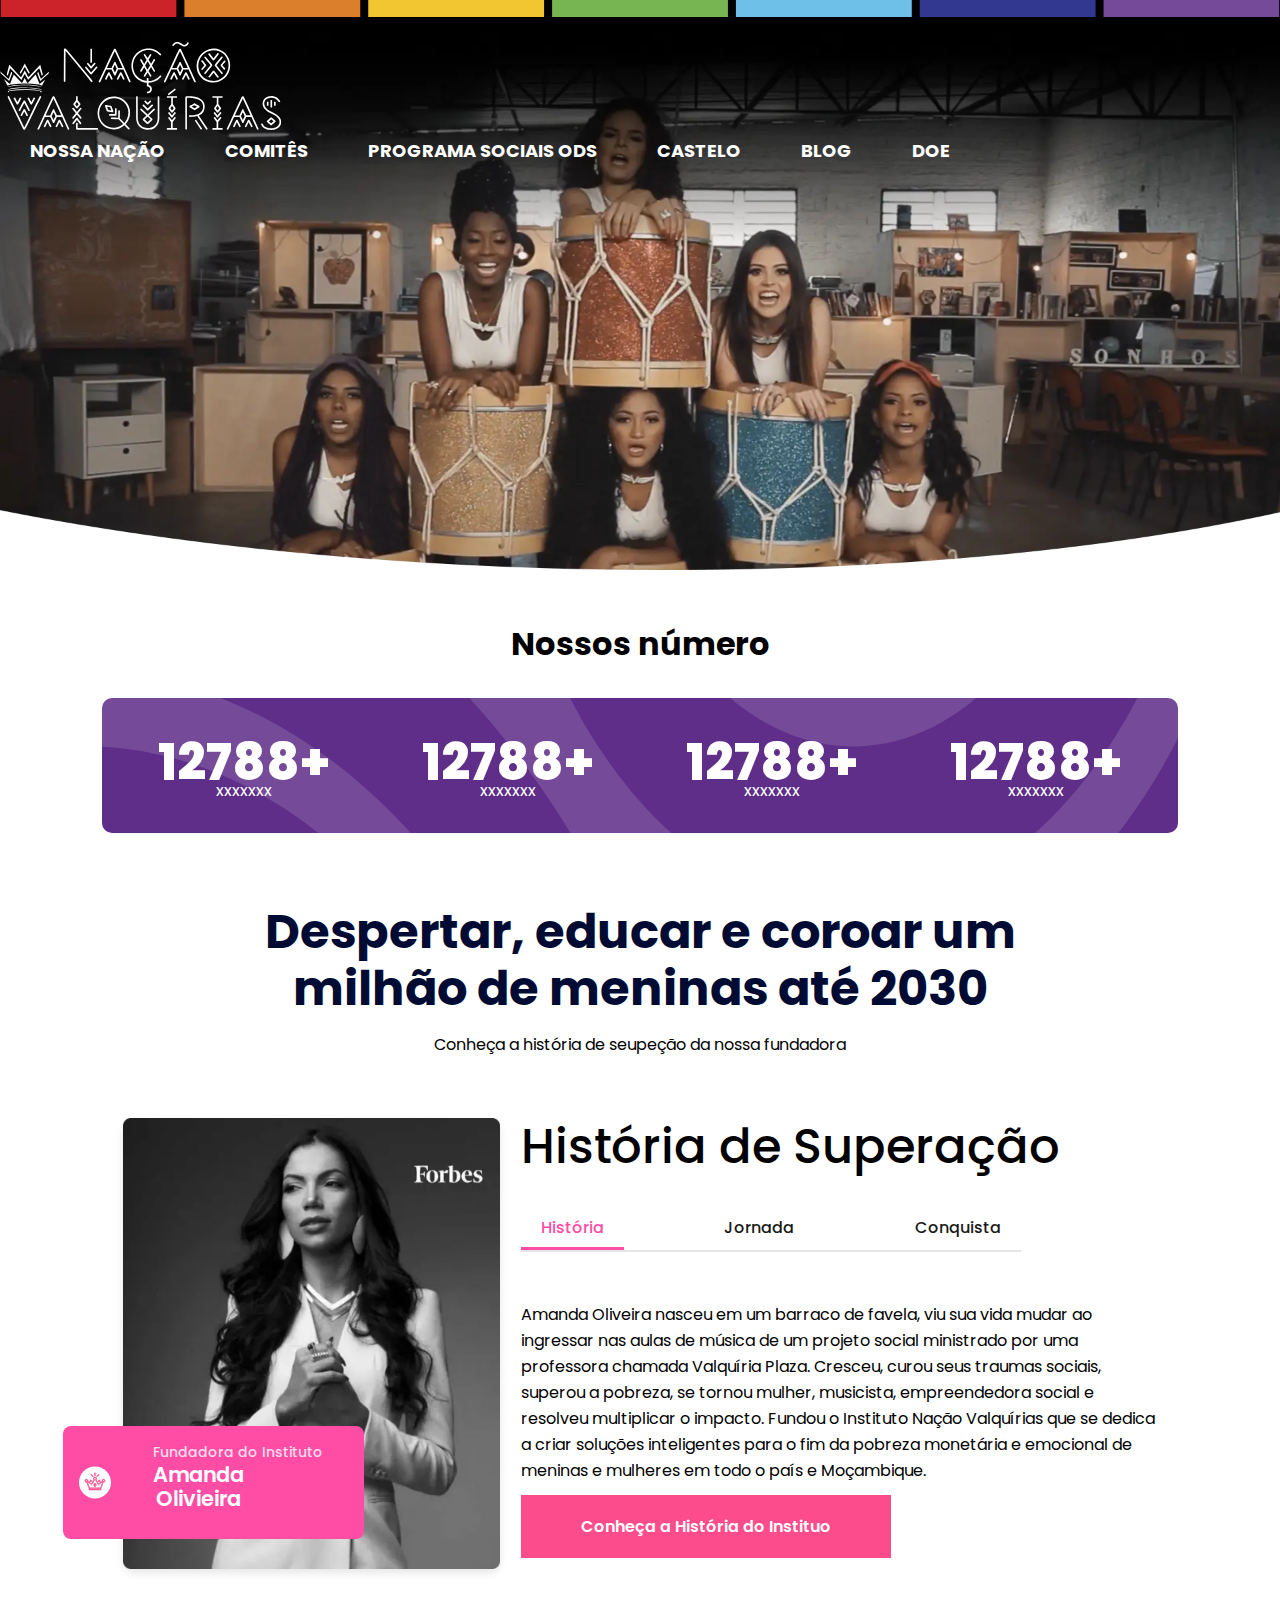
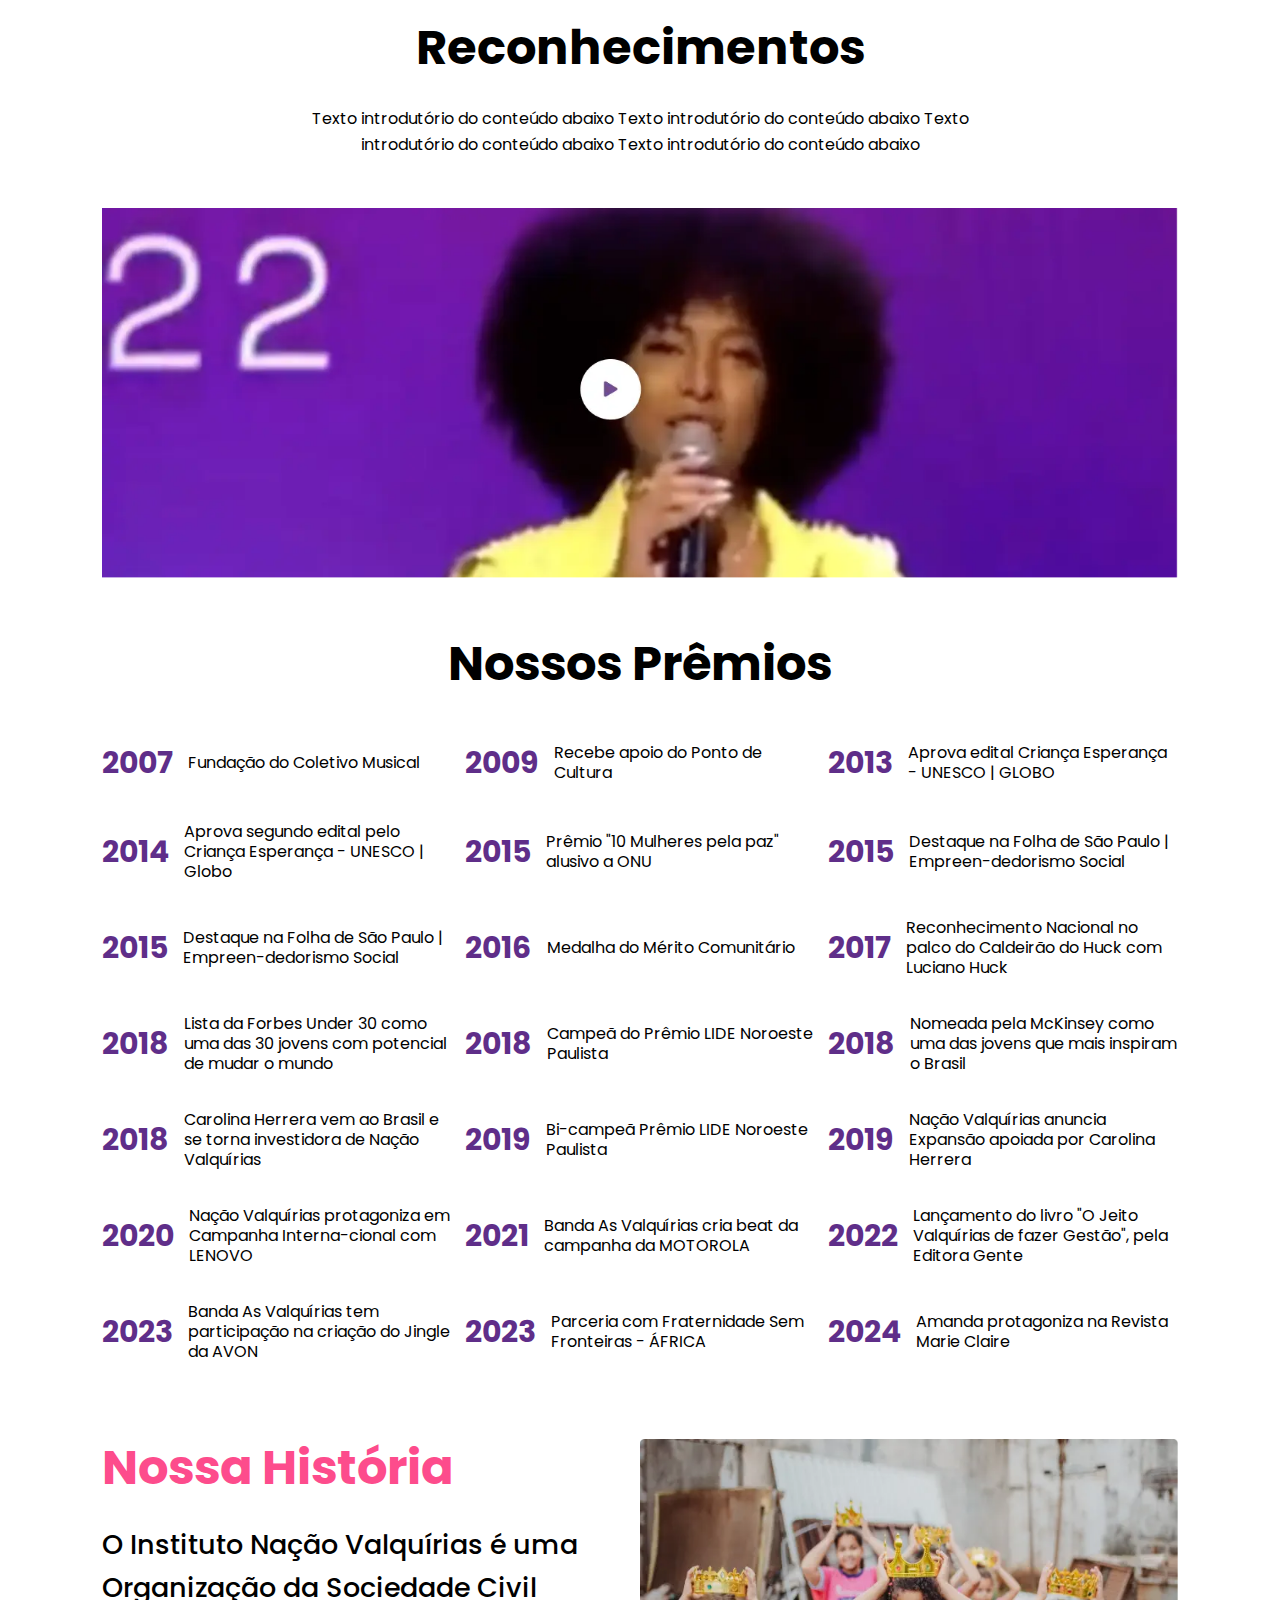
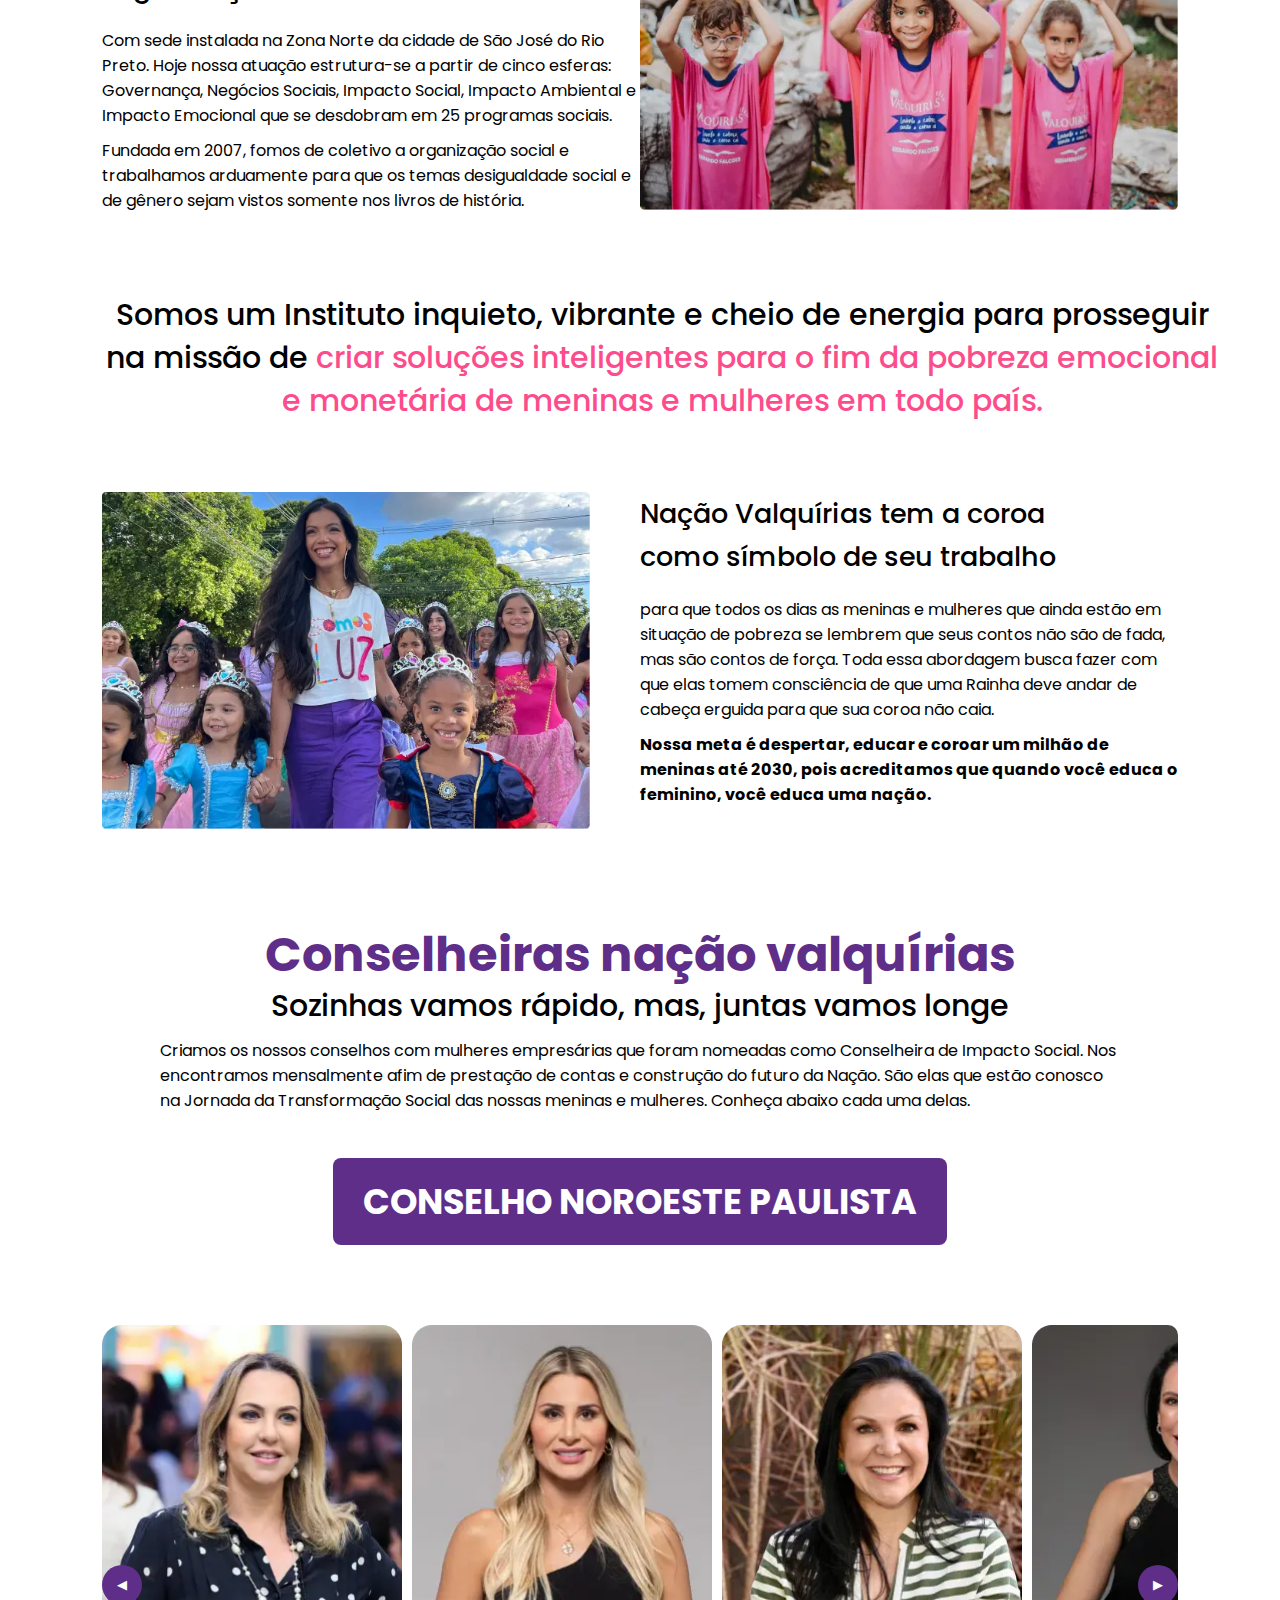
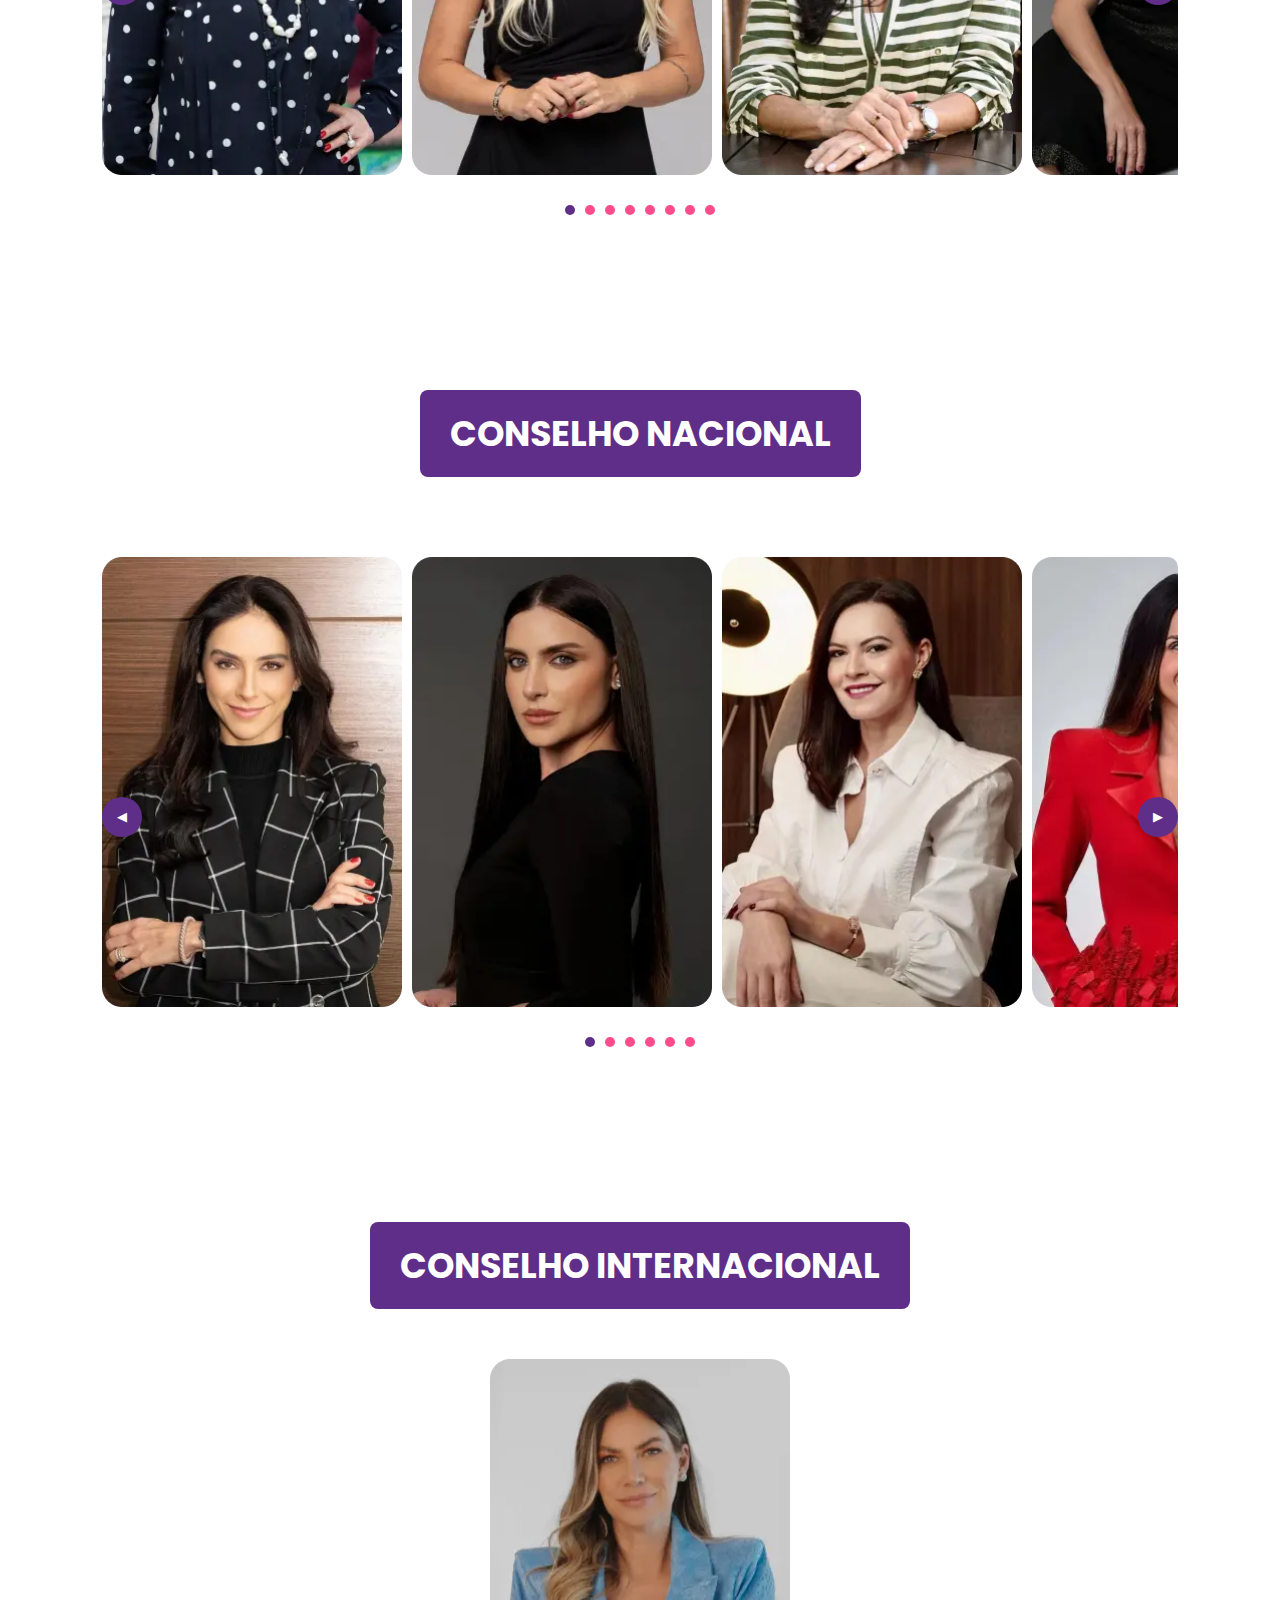
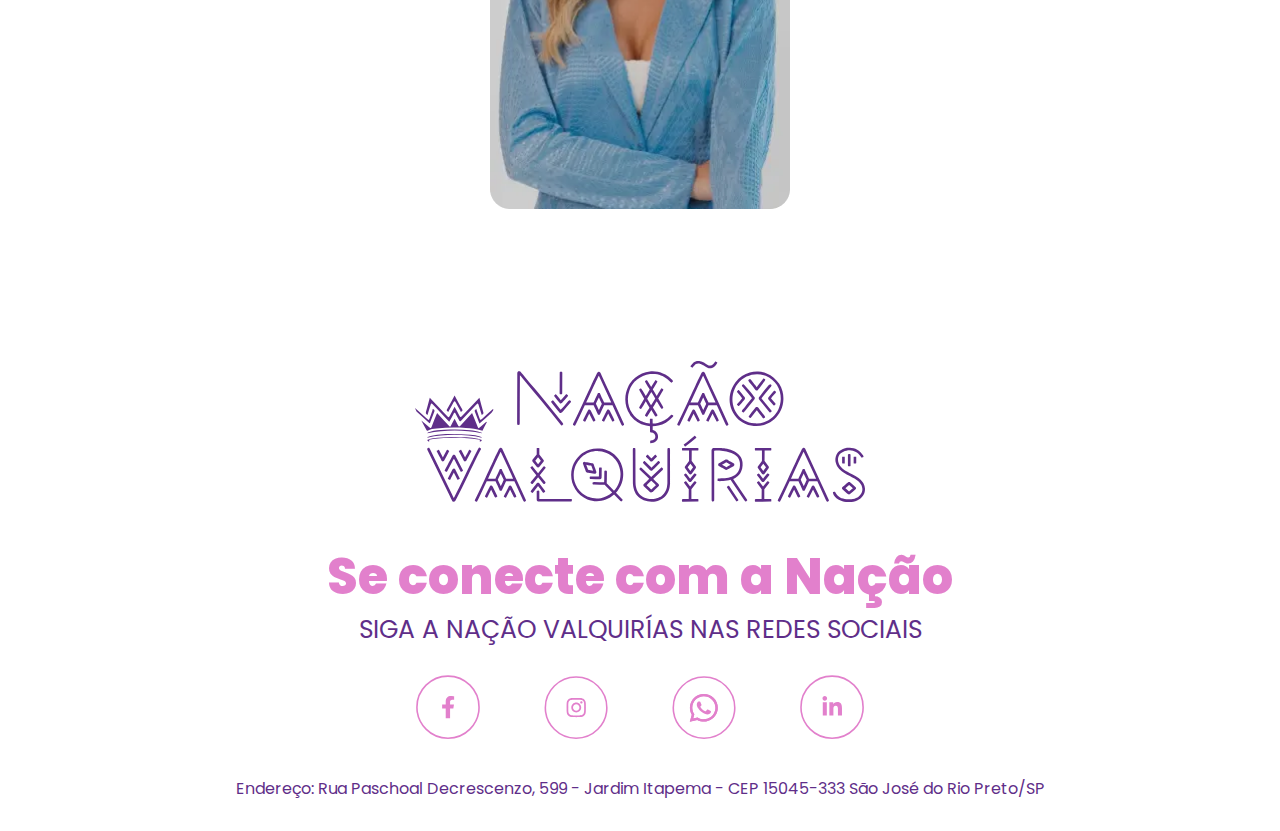
<file: index.html>
<!DOCTYPE html>
<html lang="pt-br">
<head>
    <meta charset="UTF-8">
    <meta name="viewport" content="width=device-width, initial-scale=1.0">
    <title>Valquírias</title>
    <link rel="stylesheet" href="assets/css/pages/frontPage.css">
</head>
<body>
    <header>
        <img src="assets/images/webp/converted/hero-banner-home.webp" alt="">
        <div class="container">
            <img src="assets/images/svg/linescolorfull.svg" alt="Linhas Coloridas">     
           <nav>
                <figure class="brand">
                    <a href="index.html" title="Nação Valquirias">
                        <img src="assets/images/svg/logotipo-negativo-nacao-valquirias.svg" alt="Logotipo Nação Valquirias">
                    </a>
                </figure>
                <button class="btnMobile">≡</button> 
                <ul class="menu">
                    <li><a href="nossa-nacao.html">Nossa Nação</a></li>
                    <li><a href="comites.html">Comitês</a></li>
                    <li><a href="programas-sociais-ods.html">Programa Sociais ODS</a></li>
                    <li><a href="castelo.html">Castelo</a></li>
                    <li><a href="">Blog</a></li>
                    <li><a href="doe.html">DOE</a></li>
                </ul>
           </nav>
        </div>
    </header>
    
    <main>
        <section class="about paddingContent">
            <h1>Nossos número</h1>
            <div class="numbers">
                <div class="number">
                    <h3>12788+</h3>
                    <span>xxxxxxx</span>
                </div>

                <div class="number">
                    <h3>12788+</h3>
                    <span>xxxxxxx</span>
                </div>

                <div class="number">
                    <h3>12788+</h3>
                    <span>xxxxxxx</span>
                </div>

                <div class="number">
                    <h3>12788+</h3>
                    <span>xxxxxxx</span>
                </div>
            </div>
        </section>

        <section class="history paddingContent">
            <h2>Despertar, educar e coroar um milhão de meninas até 2030</h2>
            <span class="subtitle">Conheça a história de seupeção da nossa fundadora</span>
            <article>
                <figure>
                    <img width="476" height="566" src="assets/images/webp/converted/fundadora-amanda-olivieira.webp" alt="Amanda Oliviera">
                    <figcaption>
                        <img width="32" height="32" src="assets/images/svg/coroa.svg" alt="Coroa Valquiírias">
                        <div class="texts">
                            <span class="titleFounder">Fundadora do Instituto</span>
                            <span class="nameFounder">Amanda Olivieira</span>
                        </div>
                    </figcaption>
                </figure>

                <div class="componentText">
                    <header class="contentTitle">
                        <h3 id="contentDinamic">História de Superação</h3>
                    </header>
    
                    <nav class="tabs">
                        <ul>
                            <li class="tab-item active"><a href="#historia"  data-target="historia">História</a></li>
                            <li class="tab-item"><a href="#jornada"  data-target="jornada">Jornada</a></li>
                            <li class="tab-item"><a href="#conquista"  data-target="conquista">Conquista</a></li>
                        </ul>
                    </nav>
    
                    <footer class="boxContent">
                        <div id="historia" class="boxhistory activeBox">
                            <p>Amanda Oliveira nasceu em um barraco de favela, viu sua vida mudar ao ingressar nas aulas de música de um projeto social ministrado por uma professora  chamada Valquíria Plaza. Cresceu, curou seus traumas sociais, superou a pobreza, se tornou mulher, musicista, empreendedora social e resolveu multiplicar o impacto.  Fundou o Instituto Nação Valquírias que se dedica a criar soluções inteligentes para o fim da pobreza monetária e emocional de meninas e mulheres em todo o país e Moçambique.</p>
                            <a href="">Conheça a História do Instituo</a>
                        </div>
                        <div id="jornada" class="boxjourney">
                            <p>É fluente em empreendedorismo social e ao longo de sua jornada de ascensão,  criou também o observatório da pobreza feminina que cria jogos e  sistematiza jornadas reais de ascensão social coletiva e individual para que meninas e mulheres, curem os seus traumas e se lembrem de erguerem a cabeça para a sua coroa não cair.  Porque vencer a pobreza não é só sobre ser dona do seu  dinheiro é também  sobre ser dona do seu destino.</p>
                        </div>
                        <div id="conquista" class="boxconquest">
                            <p>Amanda Oliveira possui duplo título na Forbes. Foi Forbes Under 30 aos 28 anos e aos 35 saiu na lista das 15 Mulheres de Sucesso que mais brilham em nosso país. Tem Carolina Herrera como Embaixadora Social da sua organização social, venceu o Prêmio Avon , foi campeã cinco vezes do Prêmio Lide, recebeu do poder legislativo a medalha de honra ao mérito comunitário e soma um total de trinta e duas premiações. Amanda diz que seu maior patrimônio é a sua história e atribui todas as suas conquistas ao grande arquiteto do universo: o cara lá de cima. E faz um chamado às empresas: Entre ganhar dinheiro e mudar o mundo, fique com os dois.</p>
                        </div>
                    </footer>
                </div>
            </article>
        </section>

        <section class="recognitions paddingContent">
            <h2>Reconhecimentos</h2>
            <span class="subtitle">Texto introdutório do conteúdo abaixo Texto introdutório do conteúdo abaixo Texto introdutório do conteúdo abaixo Texto introdutório do conteúdo abaixo </span>
            <!--<video width="100%" height="496">
                <source src="movie.mp4" type="video/mp4">
                <source src="movie.ogg" type="video/ogg">
              Your browser does not support the video tag.
            </video> -->
            <img src="assets/images/webp/converted/conver-video-home.webp" alt="">
        </section>

        <section class="awards paddingContent">
            <h2>Nossos Prêmios</h2>
            <div class="years">
                <h3>2007</h3>
                <span class="awardsName">Fundação do Coletivo Musical</span>
            </div>
            <div class="years">
                <h3>2009</h3>
                <span class="awardsName">Recebe apoio do Ponto de Cultura</span>
            </div>
            <div class="years">
                <h3>2013</h3>
                <span class="awardsName">Aprova edital Criança Esperança - UNESCO | GLOBO</span>
            </div>
            <div class="years">
                <h3>2014</h3>
                <span class="awardsName">Aprova segundo edital pelo Criança Esperança - UNESCO | Globo</span>
            </div>
            <div class="years">
                <h3>2015</h3>
                <span class="awardsName">Prêmio "10 Mulheres pela paz" alusivo a ONU</span>
            </div>
            <div class="years">
                <h3>2015</h3>
                <span class="awardsName">Destaque na Folha de São Paulo | Empreen-dedorismo Social</span>
            </div>
            <div class="years">
                <h3>2015</h3>
                <span class="awardsName">Destaque na Folha de São Paulo | Empreen-dedorismo Social</span>
            </div>
            <div class="years">
                <h3>2016</h3>
                <span class="awardsName">Medalha do Mérito Comunitário</span>
            </div>
            <div class="years">
                <h3>2017</h3>
                <span class="awardsName">Reconhecimento Nacional no palco do  Caldeirão do Huck com Luciano Huck</span>
            </div>
            <div class="years">
                <h3>2018</h3>
                <span class="awardsName">Lista da Forbes Under 30 como uma das 30 jovens com potencial de mudar o mundo</span>
            </div>
            <div class="years">
                <h3>2018</h3>
                <span class="awardsName">Campeã do Prêmio LIDE Noroeste Paulista</span>
            </div>
            <div class="years">
                <h3>2018</h3>
                <span class="awardsName">Nomeada  pela McKinsey como uma das jovens que mais inspiram o Brasil</span>
            </div>
            <div class="years">
                <h3>2018</h3>
                <span class="awardsName">Carolina Herrera vem ao Brasil e se torna investidora de Nação Valquírias</span>
            </div>
            <div class="years">
                <h3>2019</h3>
                <span class="awardsName">Bi-campeã Prêmio LIDE Noroeste Paulista</span>
            </div>
            <div class="years">
                <h3>2019</h3>
                <span class="awardsName">Nação Valquírias anuncia Expansão apoiada por Carolina Herrera</span>
            </div>
            <div class="years">
                <h3>2020</h3>
                <span class="awardsName">Nação Valquírias protagoniza em Campanha Interna-cional com LENOVO</span>
            </div>
            <div class="years">
                <h3>2021</h3>
                <span class="awardsName">Banda As Valquírias
                    cria beat da campanha da MOTOROLA</span>
            </div>
            <div class="years">
                <h3>2022</h3>
                <span class="awardsName">Lançamento do livro "O Jeito Valquírias de fazer Gestão", pela Editora Gente</span>
            </div>
            <div class="years">
                <h3>2023</h3>
                <span class="awardsName">Banda As Valquírias tem participação na criação do Jingle da AVON</span>
            </div>
            <div class="years">
                <h3>2023</h3>
                <span class="awardsName">Parceria com Fraternidade Sem Fronteiras - ÁFRICA</span>
            </div>
            <div class="years">
                <h3>2024</h3>
                <span class="awardsName">Amanda protagoniza na Revista Marie Claire</span>
            </div>
        </section>

        <section class="youHistory paddingContent">
            <article>
                <h2>Nossa História</h2>
                <h3>O Instituto Nação Valquírias é uma Organização da Sociedade Civil </h3>
                <p>Com sede instalada na Zona Norte da cidade de São José do Rio Preto. Hoje nossa atuação estrutura-se a partir de cinco esferas: Governança, Negócios Sociais, Impacto Social, Impacto Ambiental e Impacto Emocional que se desdobram em 25 programas sociais.</p>
                <p>Fundada em 2007, fomos de coletivo a organização social e trabalhamos arduamente para que os temas desigualdade social e de gênero sejam vistos somente nos livros de história.</p>
            </article>
            <figure>
                <img src="assets/images/webp/converted/criancas-segurando-coroa.webp" alt="Crianças segurando cora">
            </figure>
            <div class="insights">
                <h2>Somos um Instituto inquieto, vibrante e cheio de energia para prosseguir na missão de <span class="textRed">criar soluções inteligentes para o fim da pobreza emocional e monetária de meninas e mulheres em todo país.</span></h2>
            </div>
        </section>

        <section class="nationValquirias paddingContent">
            <figure>
                <img src="assets/images/webp/converted/valquira-morena-com-camiseta-somos-luz.webp" alt="Mulher morena com camiseta escrito somos luz">
            </figure>
            <article>
                <h3>Nação Valquírias tem a coroa como símbolo de seu trabalho</h3>
                <p>para que todos os dias as meninas e mulheres que ainda estão em situação de pobreza se lembrem que seus contos não são de fada, mas são contos de força. Toda essa abordagem busca fazer com que elas tomem consciência de que uma Rainha deve andar de cabeça erguida para que sua coroa não caia.</p>
                <p><strong>Nossa meta é despertar, educar e coroar um milhão de meninas até 2030, pois acreditamos que quando você educa o feminino, você educa uma nação.</strong></p>
            </article>
        </section>

        <section class="counselors paddingContent">
            <h2>Conselheiras nação valquírias</h2>
            <span class="subtitle">Sozinhas vamos rápido, mas, juntas vamos longe</span>
            <p>Criamos os nossos conselhos com mulheres empresárias que foram nomeadas como Conselheira de Impacto Social. Nos encontramos mensalmente afim de prestação de contas e construção do futuro da Nação. São elas que estão conosco na Jornada da Transformação Social das nossas meninas e mulheres. Conheça abaixo cada uma delas.</p>
        </section>
        
        <section class="paulistaCouncil paddingContent">
            <h2>CONSELHO NOROESTE PAULISTA</h2>
            <div class="carrousel" id="carrousel1">
                <figure class="carrousel-slides">
                    <img class="carrousel-slide" src="assets/images/webp/converted/ana-cristina-j-guimares.webp" alt="Ana Cristina J. Guimarães" title="Ana Cristina J. Guimarães" class="woman">
                    <img class="carrousel-slide" src="assets/images/webp/converted/ana-paula-castilho.webp" alt="Ana Paula Castilho" title="Ana Paula Castilho" class="woman">
                    <img class="carrousel-slide" src="assets/images/webp/converted/fabiana-mazza.webp" alt="Fabiana Mazza" title="Fabiana Mazza" class="woman">
                    <img class="carrousel-slide" src="assets/images/webp/converted/luciana-secches.webp" alt="Luciana Secches" title="Luciana Secches" class="woman">
                    <img class="carrousel-slide" src="assets/images/webp/converted/manoella-bossa-ceron.webp" alt="Manoela Bossa Ceron" title="Manoela Bossa Ceron" class="woman">
                    <img class="carrousel-slide" src="assets/images/webp/converted/mariane-spotti.webp" alt="Mariane Spotti" title="Mariane Spotti" class="woman">
                    <img class="carrousel-slide" src="assets/images/webp/converted/milla-gomes.webp" alt="Milla Gomes" title="Milla Gomes" class="woman">
                    <img class="carrousel-slide" src="assets/images/webp/converted/sueli-kaiser.webp" alt="Sueli Kaiser" title="Sueli Kaiser" class="woman">
                    <!-- <img src="assets/images/webp/converted/gizely-sangaleti.webp" alt="Gizely Sangaleti" title="Gizely Sangaleti" class="woman"> -->
                </figure>
                <div class="carrousel-buttons">
                    <button class="carrousel-button prev">&#9664;</button>
                    <button class="carrousel-button next">&#9654;</button>
                </div>
                <div class="carrousel-bullets"></div>
            </div>                        
        </section>

        <section class="nationalCouncil paddingContent">
            <h2>CONSELHO NACIONAL</h2>
            <div class="carrousel" id="carrousel2">
                <figure class="carrousel-slides">
                    <img class="carrousel-slide" src="assets/images/webp/converted/ana-oliva.webp" alt="Ana Oliva" title="Ana Oliva" class="woman">
                    <img class="carrousel-slide" src="assets/images/webp/converted/anne-willians.webp" alt="Anne Willians" title="Anne Willians" class="woman">
                    <img class="carrousel-slide" src="assets/images/webp/converted/cintia-ferreira.webp" alt="Cíntia Ferreira" title="Cíntia Ferreira" class="woman">
                    <img class="carrousel-slide" src="assets/images/webp/converted/fabi-saad.webp" alt="Fabi Saad" title="Fabi Saad" class="woman">
                    <img class="carrousel-slide" src="assets/images/webp/converted/monique-dos-anjos.webp" alt="Monique dos Anjos" title="Monique dos Anjos" class="woman">
                    <img class="carrousel-slide" src="assets/images/webp/converted/raquel-sodre.webp" alt="Raquel Sodre" title="Raquel Sodre" class="woman">
                </figure>
                <div class="carrousel-buttons">
                    <button class="carrousel-button prev">&#9664;</button>
                    <button class="carrousel-button next">&#9654;</button>
                </div>
                <div class="carrousel-bullets"></div>
            </div>                        
        </section>
    
        <section class="internacionalCouncil paddingContent">
            <h2>CONSELHO INTERNACIONAL</h2>
            <figure>
                <img width="300" src="assets/images/webp/converted/renata-aron.webp" alt="Renata Aron" title="Renata Aron" class="woman">
            </figure>
        </section>
    </main>

    <footer class="paddingContent">
        <figure class="brand">
            <img src="assets/images/svg/logotipo-nacao-valquirias.svg" alt="Logotipo Nação Valquírias" width="450">
        </figure>
        <h2>Se conecte com a Nação</h2>
        <p>SIGA A NAÇÃO VALQUIRÍAS NAS REDES SOCIAIS</p>
        <div class="socialMedia">
            <a href="https://www.tiktok.com/@nacaovalquirias?_t=8rcRPnVdVxP&_r=1" title="TikTok Nação Valquirias">
                <img width="64" src="assets/images/svg/icon-facebook.svg" alt="Icone Facebook">
            </a>
            <a href="https://www.instagram.com/nacaovalquirias/profilecard/?igsh=MWk3dDhjcngwMzlq" title="Instagram Nação Valquirias">
                <img width="64" src="assets/images/svg/icon-instagram.svg" alt="Icone Instagram">
            </a>
            <a href="https://wa.me/message/NHIR4BV6DCNHJ1" title="WhatsApp Nação Valquirias">
                <img width="64" src="assets/images/svg/icon-whatsapp.svg" alt="Icone WhatsApp">
            </a>
            <a href="https://www.linkedin.com/in/na%C3%A7%C3%A3o-valqu%C3%ADrias-v-w-622766156" title="LinkedIn Nação Valquirias">
                <img width="64" src="assets/images/svg/icon-linkedin.svg" alt="Icone LinkedIn">
            </a>
        </div>
        <address>
            <small>Endereço: Rua Paschoal Decrescenzo, 599 - Jardim Itapema - CEP 15045-333 São José do Rio Preto/SP</small>
        </address>
    </footer>
    <script>
        document.addEventListener("DOMContentLoaded", function() {
            const btnMobile = document.querySelector(".btnMobile");
            const menu = document.querySelector(".menu");

            btnMobile.addEventListener("click", function () {
                menu.classList.toggle("open");
            });
            
            const tabs = document.querySelectorAll('.tab-item');
            const contentBoxes = document.querySelectorAll('.boxContent > div');
            const contentTitle = document.getElementById('contentDinamic');

            tabs.forEach(tab => {
                tab.addEventListener('click', function(e) {
                    e.preventDefault();
                    console.log("Tab clicada:", this);

                    tabs.forEach(tab => tab.classList.remove('active'));

                    this.classList.add('active');

                    contentBoxes.forEach(box => box.classList.remove('activeBox'));

                    const target = this.querySelector('a').getAttribute('data-target');
                    console.log("Target do conteúdo:", target);

                    document.getElementById(target).classList.add('activeBox');

                    if (target === 'historia') {
                        contentTitle.textContent = 'História de Superação';
                    } else if (target === 'jornada') {
                        contentTitle.textContent = 'Jornada';
                    } else if (target === 'conquista') {
                        contentTitle.textContent = 'Conquistas';
                    }
                });
            });
        });

        function setupCarrousel(carrouselId) {
            const carrousel = document.getElementById(carrouselId);
            const slides = carrousel.querySelector('.carrousel-slides');
            const slideElements = carrousel.querySelectorAll('.carrousel-slide');
            const slideCount = slideElements.length;
            const bulletsContainer = carrousel.querySelector('.carrousel-bullets');
            let currentIndex = 0;

            // Clear existing bullets
            bulletsContainer.innerHTML = '';

            // Create bullets
            for (let i = 0; i < slideCount; i++) {
                const bullet = document.createElement('div');
                bullet.classList.add('carrousel-bullet');
                if (i === 0) bullet.classList.add('active');
                bullet.addEventListener('click', () => {
                    goToSlide(i);
                });
                bulletsContainer.appendChild(bullet);
            }

            const bullets = bulletsContainer.querySelectorAll('.carrousel-bullet');

            function updateBullets() {
                bullets.forEach((bullet, index) => {
                    bullet.classList.toggle('active', index === currentIndex);
                });
            }

            function goToSlide(index) {
                currentIndex = (index + slideCount) % slideCount;
                slides.style.transform = `translateX(-${currentIndex * 100}%)`;
                updateBullets();
            }

            carrousel.querySelector('.prev').addEventListener('click', () => {
                goToSlide(currentIndex - 1);
            });

            carrousel.querySelector('.next').addEventListener('click', () => {
                goToSlide(currentIndex + 1);
            });
        }

        setupCarrousel('carrousel1');
        setupCarrousel('carrousel2');
    </script>
</body>
</html>
<!-- 
Livros para comprar

https://www.casadocodigo.com.br/products/livro-ecmascript6
https://www.casadocodigo.com.br/products/livro-seguranca-frontend
https://www.casadocodigo.com.br/products/livro-engenharia-de-prompt
https://www.casadocodigo.com.br/products/livro-inteligencia-artificial-chatgpt
https://www.casadocodigo.com.br/products/livro-seo-centrado-no-usuario

-->
</file>
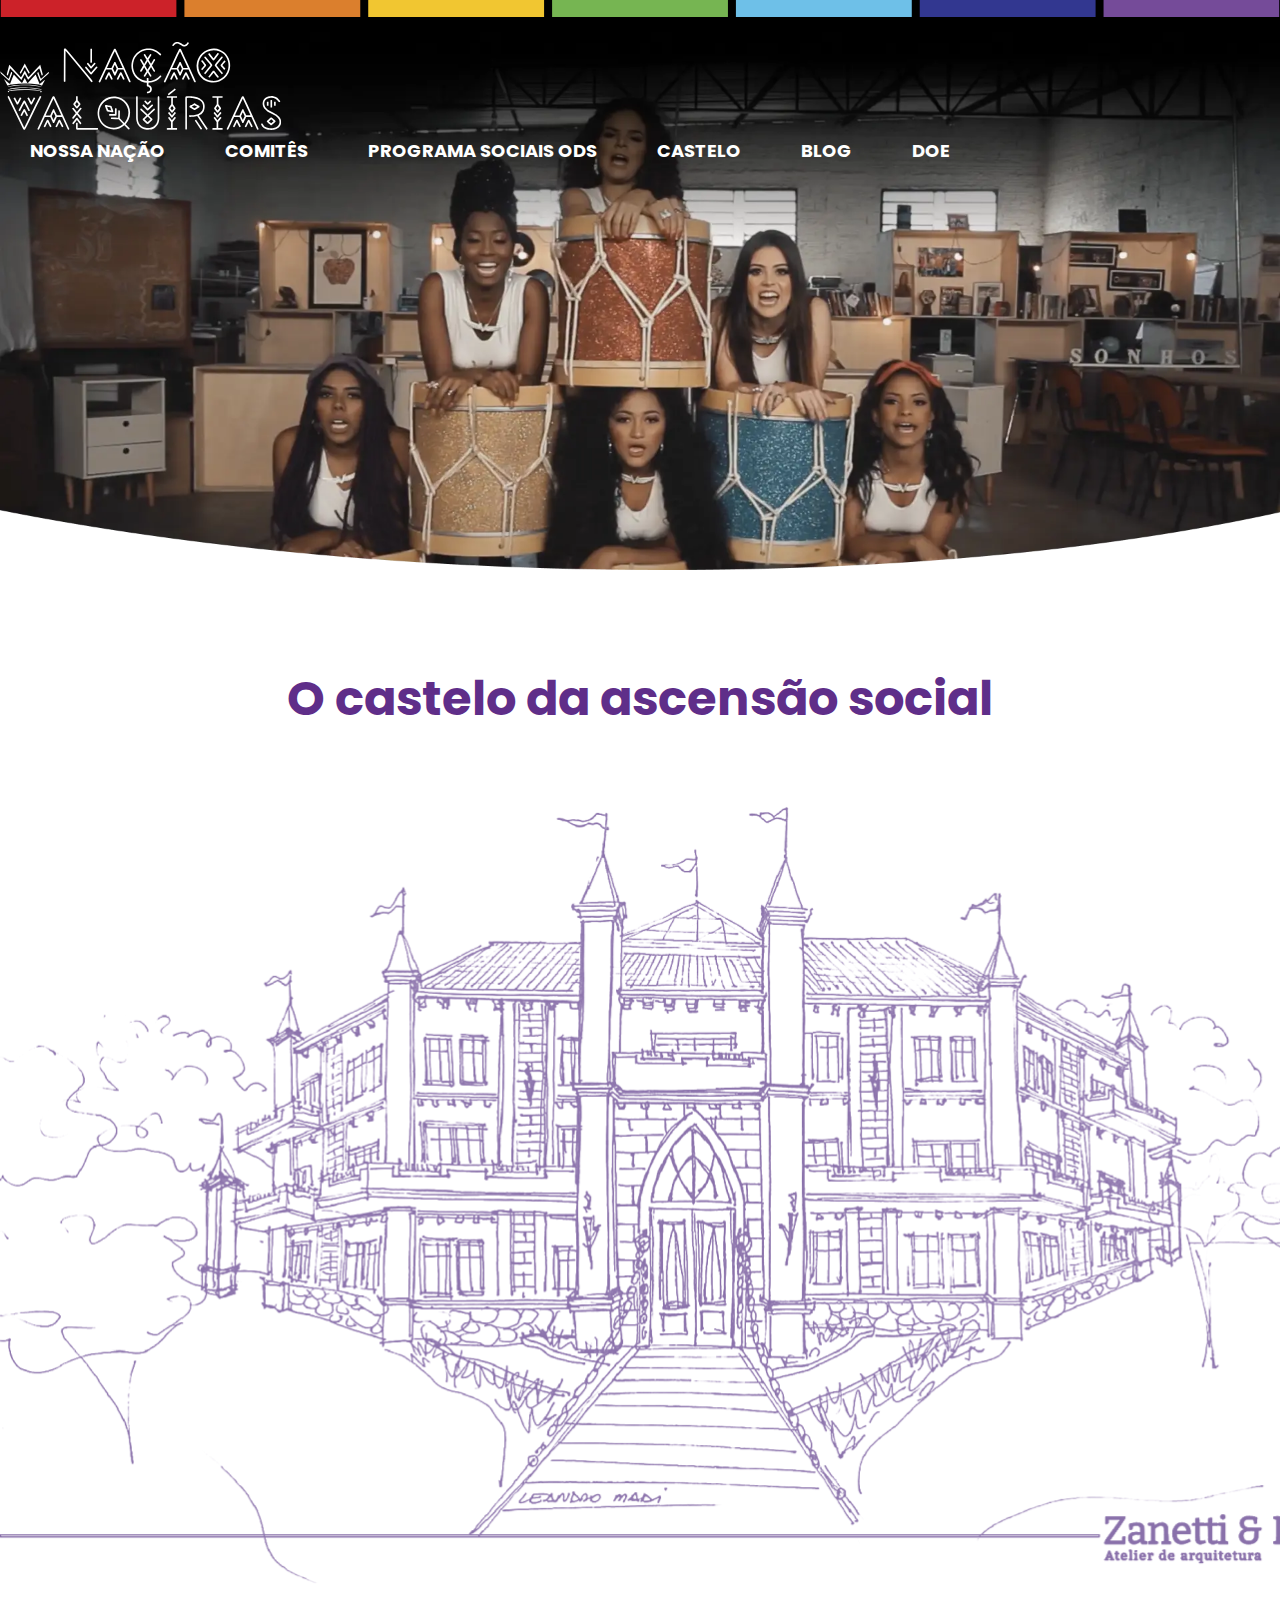
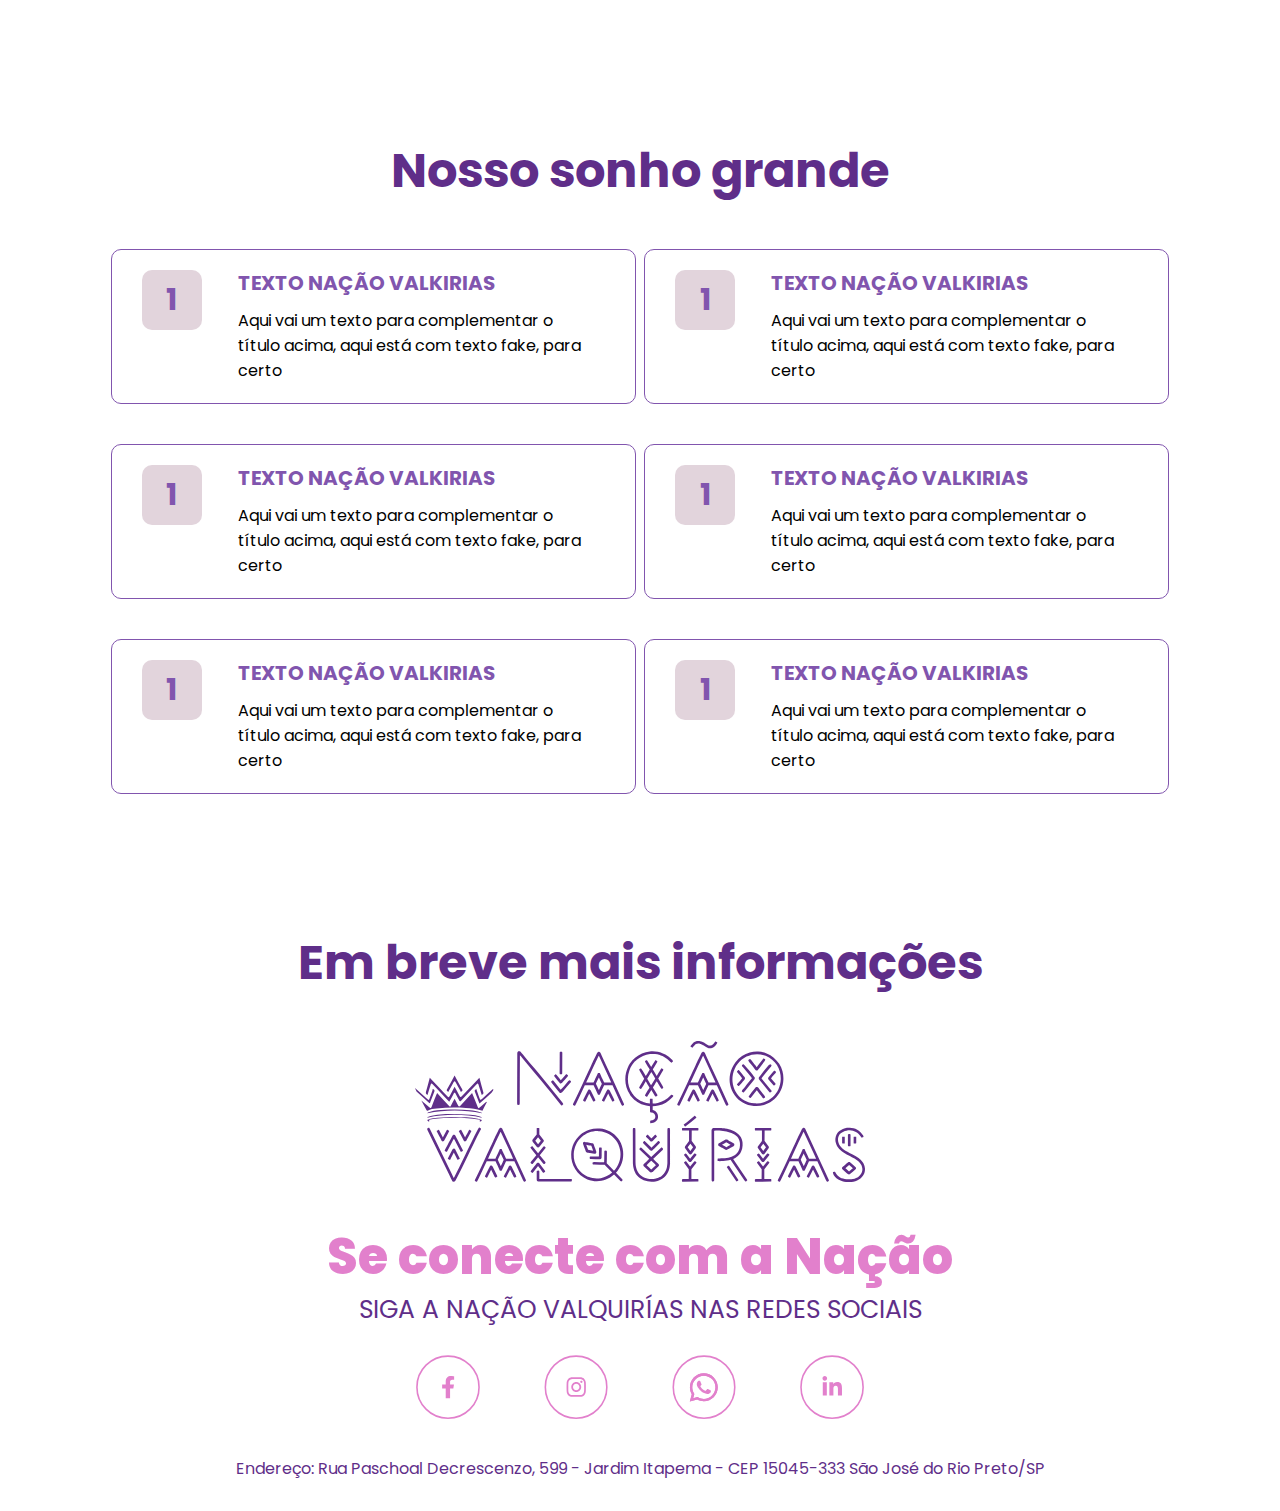
<file: castelo.html>
<!DOCTYPE html>
<html lang="pt-br">
<head>
    <meta charset="UTF-8">
    <meta name="viewport" content="width=device-width, initial-scale=1.0">
    <title>Document</title>
    <link rel="stylesheet" href="assets/css/pages/castelo.css">
</head>
<body>
    <header>
        <img src="assets/images/webp/converted/hero-banner-home.webp" alt="">
        <div class="container">
            <img src="assets/images/svg/linescolorfull.svg" alt="Linhas Coloridas">     
           <nav>
                <figure class="brand">
                    <a href="index.html" title="Nação Valquirias">
                        <img src="assets/images/svg/logotipo-negativo-nacao-valquirias.svg" alt="Logotipo Nação Valquirias">
                    </a>
                </figure>
                <button class="btnMobile">≡</button> 
                <ul class="menu">
                    <li><a href="nossa-nacao.html">Nossa Nação</a></li>
                    <li><a href="comites.html">Comitês</a></li>
                    <li><a href="programas-sociais-ods.html">Programa Sociais ODS</a></li>
                    <li><a href="castelo.html">Castelo</a></li>
                    <li><a href="">Blog</a></li>
                    <li><a href="doe.html">DOE</a></li>
                </ul>
           </nav>
        </div>
    </header>

    <main>

        <h1>O castelo da ascensão social</h1>

        <figure class="castle">
            <img src="assets/images/webp/casteçp-zanetti-e-madi.png" alt="">
        </figure>

        <section class="yourBigDream paddingContent">
            <h2>Nosso sonho grande</h2>
            <article>
                <div class="item">
                    <span class="itemNumber">1</span>
                </div>
                <div class="content">
                    <h3>TEXTO NAÇÃO VALKIRIAS</h3>
                    <p>Aqui vai um texto para complementar o título acima, aqui está com texto fake, para certo</p>
                </div>
            </article>
            <article>
                <div class="item">
                    <span class="itemNumber">1</span>
                </div>
                <div class="content">
                    <h3>TEXTO NAÇÃO VALKIRIAS</h3>
                    <p>Aqui vai um texto para complementar o título acima, aqui está com texto fake, para certo</p>
                </div>
            </article>
            <article>
                <div class="item">
                    <span class="itemNumber">1</span>
                </div>
                <div class="content">
                    <h3>TEXTO NAÇÃO VALKIRIAS</h3>
                    <p>Aqui vai um texto para complementar o título acima, aqui está com texto fake, para certo</p>
                </div>
            </article>
            <article>
                <div class="item">
                    <span class="itemNumber">1</span>
                </div>
                <div class="content">
                    <h3>TEXTO NAÇÃO VALKIRIAS</h3>
                    <p>Aqui vai um texto para complementar o título acima, aqui está com texto fake, para certo</p>
                </div>
            </article>
            <article>
                <div class="item">
                    <span class="itemNumber">1</span>
                </div>
                <div class="content">
                    <h3>TEXTO NAÇÃO VALKIRIAS</h3>
                    <p>Aqui vai um texto para complementar o título acima, aqui está com texto fake, para certo</p>
                </div>
            </article>
            <article>
                <div class="item">
                    <span class="itemNumber">1</span>
                </div>
                <div class="content">
                    <h3>TEXTO NAÇÃO VALKIRIAS</h3>
                    <p>Aqui vai um texto para complementar o título acima, aqui está com texto fake, para certo</p>
                </div>
            </article>
        </section>
        <section class="moreInformation">
            <h2>Em breve mais informações</h2>
        </section>
    </main>

    <footer class="paddingContent">
        <figure class="brand">
            <img src="assets/images/svg/logotipo-nacao-valquirias.svg" alt="Logotipo Nação Valquírias" width="450">
        </figure>
        <h2>Se conecte com a Nação</h2>
        <p>SIGA A NAÇÃO VALQUIRÍAS NAS REDES SOCIAIS</p>
        <div class="socialMedia">
            <a href="https://www.tiktok.com/@nacaovalquirias?_t=8rcRPnVdVxP&_r=1" title="TikTok Nação Valquirias">
                <img width="64" src="assets/images/svg/icon-facebook.svg" alt="Icone Facebook">
            </a>
            <a href="https://www.instagram.com/nacaovalquirias/profilecard/?igsh=MWk3dDhjcngwMzlq" title="Instagram Nação Valquirias">
                <img width="64" src="assets/images/svg/icon-instagram.svg" alt="Icone Instagram">
            </a>
            <a href="https://wa.me/message/NHIR4BV6DCNHJ1" title="WhatsApp Nação Valquirias">
                <img width="64" src="assets/images/svg/icon-whatsapp.svg" alt="Icone WhatsApp">
            </a>
            <a href="https://www.linkedin.com/in/na%C3%A7%C3%A3o-valqu%C3%ADrias-v-w-622766156" title="LinkedIn Nação Valquirias">
                <img width="64" src="assets/images/svg/icon-linkedin.svg" alt="Icone LinkedIn">
            </a>
        </div>
        <address>
            <small>Endereço: Rua Paschoal Decrescenzo, 599 - Jardim Itapema - CEP 15045-333 São José do Rio Preto/SP</small>
        </address>
    </footer>
    
    <script>
        const btnMobile = document.querySelector(".btnMobile");
        const menu = document.querySelector(".menu");

        btnMobile.addEventListener("click", function () {
            menu.classList.toggle("open");
        });
            
    </script>
</body>
</html>
</file>
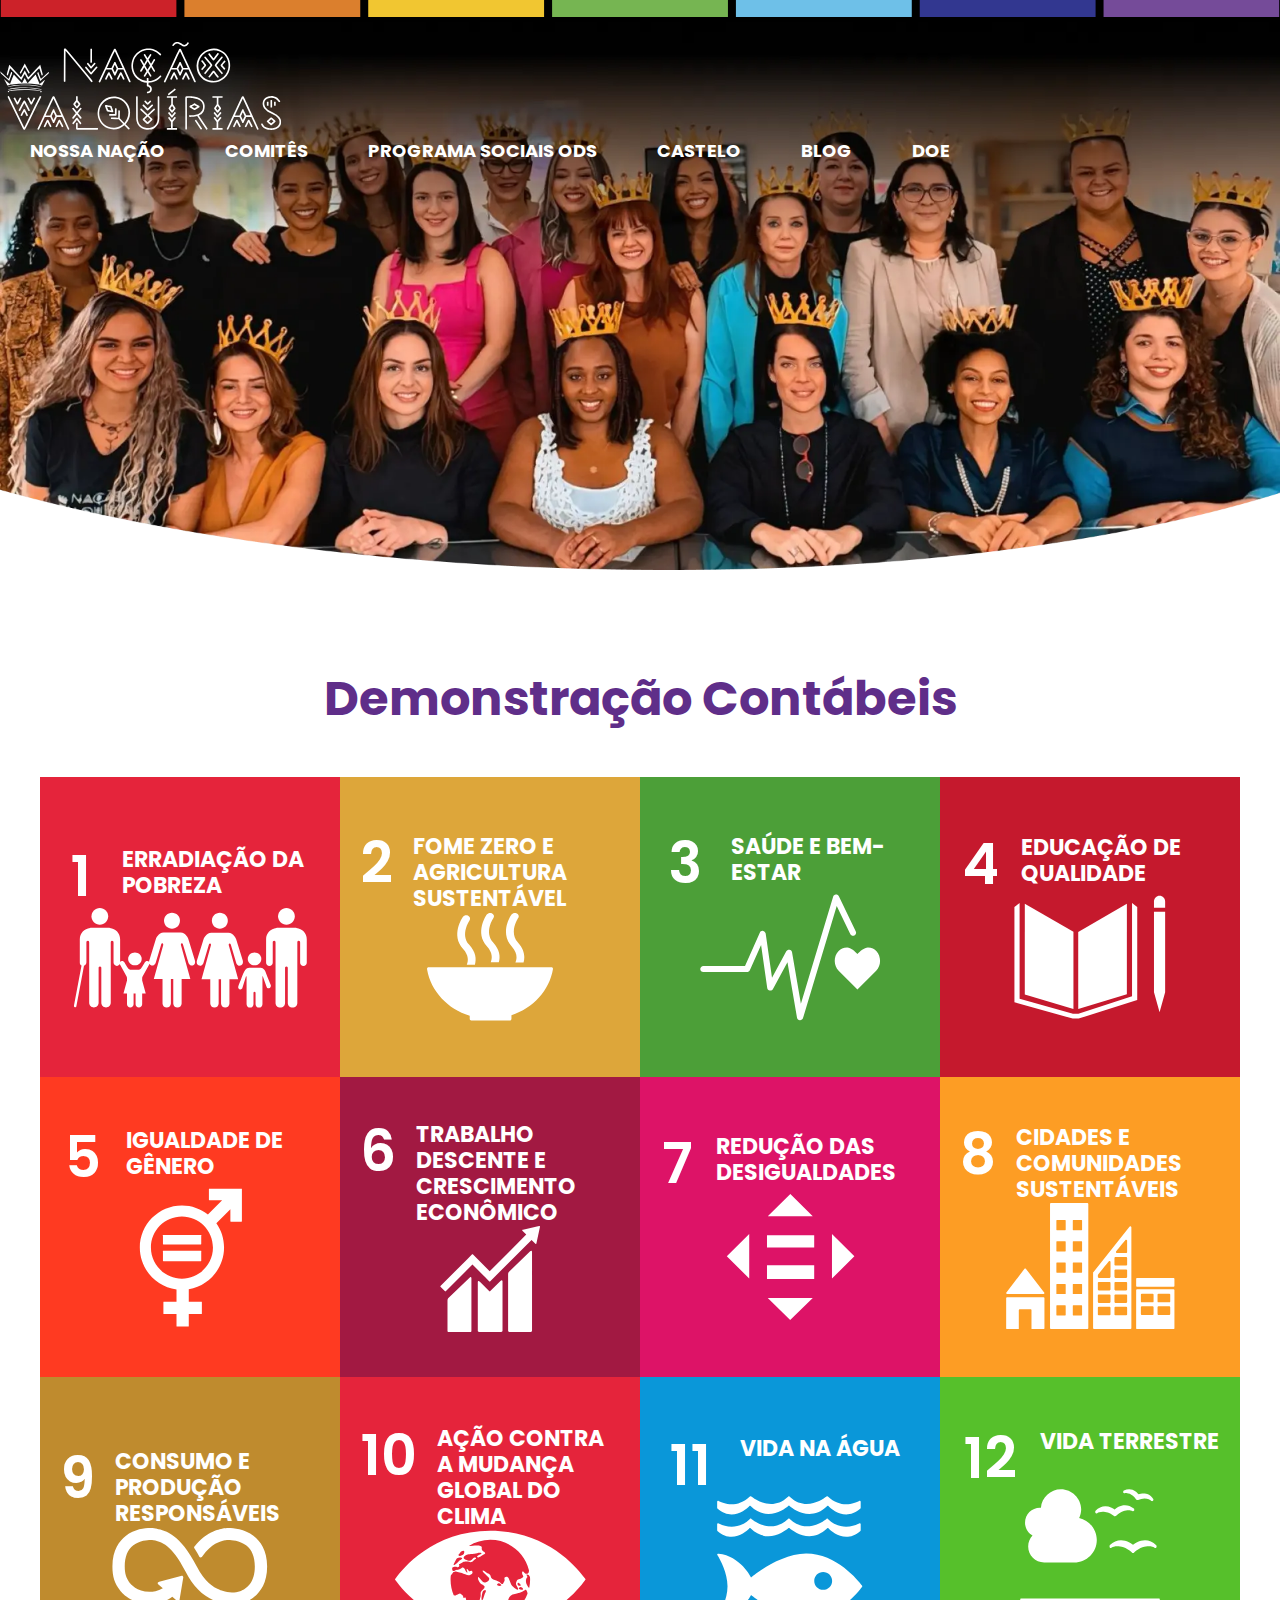
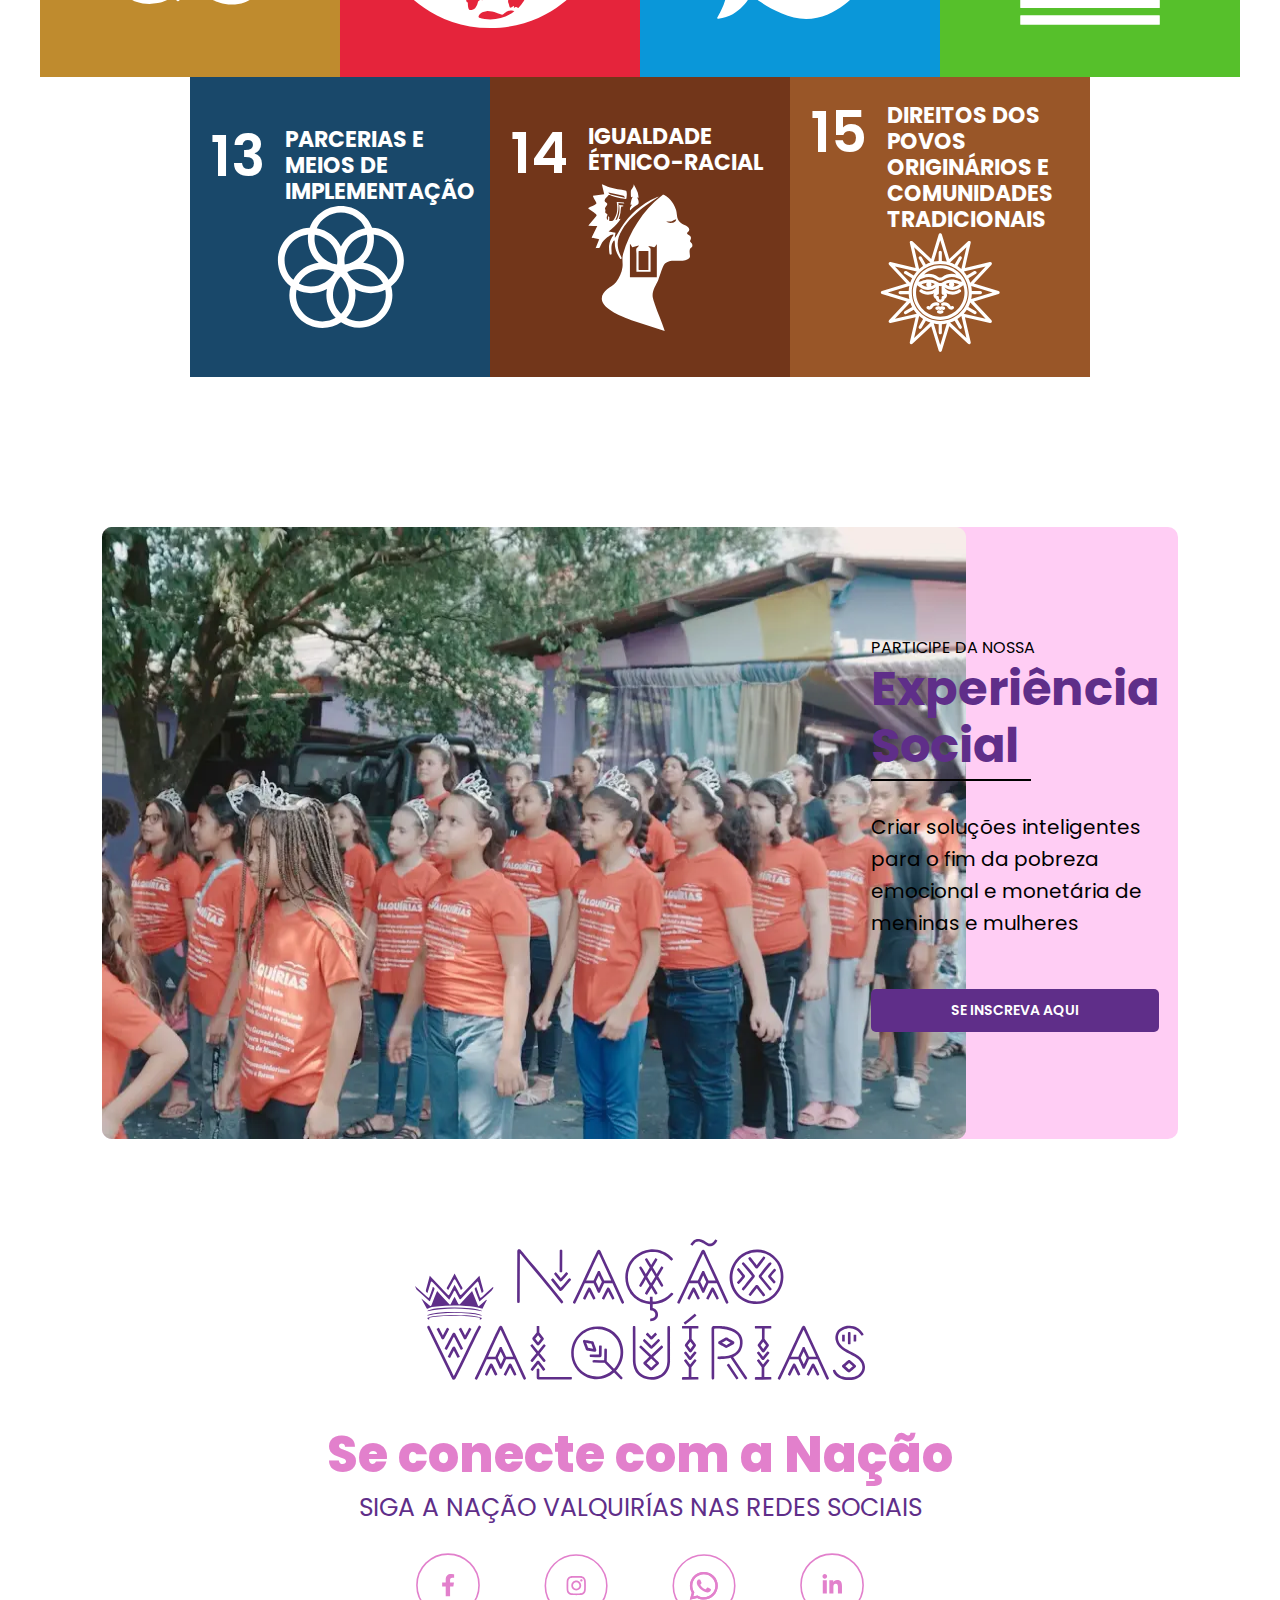
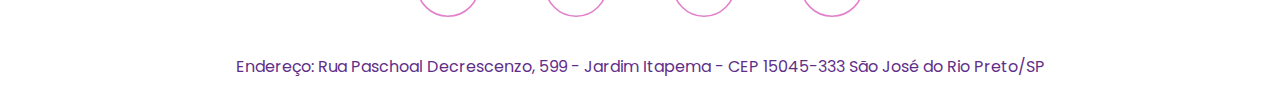
<file: comites.html>
<!DOCTYPE html>
<html lang="pt-br">
<head>
    <meta charset="UTF-8">
    <meta name="viewport" content="width=device-width, initial-scale=1.0">
    <title>Document</title>
    <link rel="stylesheet" href="assets/css/pages/comites.css">
</head>
<body>
    <header>
        <img src="assets/images/webp/converted/hero-banner-comites.webp" alt="">
        <div class="container">
            <img src="assets/images/svg/linescolorfull.svg" alt="Linhas Coloridas">     
           <nav>
                <figure class="brand">
                    <a href="index.html" title="Nação Valquirias">
                        <img src="assets/images/svg/logotipo-negativo-nacao-valquirias.svg" alt="Logotipo Nação Valquirias">
                    </a>
                </figure>
                <button class="btnMobile">≡</button> 
                <ul class="menu">
                    <li><a href="nossa-nacao.html">Nossa Nação</a></li>
                    <li><a href="comites.html">Comitês</a></li>
                    <li><a href="programas-sociais-ods.html">Programa Sociais ODS</a></li>
                    <li><a href="castelo.html">Castelo</a></li>
                    <li><a href="">Blog</a></li>
                    <li><a href="doe.html">DOE</a></li>
                </ul>
           </nav>
        </div>
    </header>

    <main>
        <h1>Demonstração Contábeis</h1>
        <section class="squareContent">
            
            <button class="btnOds">
                <header>
                    <span class="number">1</span>
                    <span class="text">Erradiação da Pobreza</span>
                </header>
                <figure>
                    <img src="assets/images/svg/icon-family.svg" alt="">
                </figure>
            </button>

            <button class="btnOds">
                <header>
                    <span class="number">2</span>
                    <span class="text">Fome zero e agricultura sustentável</span>
                </header>
                <figure>
                    <img src="assets/images/svg/icon-plate-meal.svg" alt="">
                </figure>
            </button>
            
            <button class="btnOds">
                <header>
                    <span class="number">3</span>
                    <span class="text">Saúde e bem-estar</span>
                </header>
                <figure>
                    <img src="assets/images/svg/icon-batimento.svg" alt="">
                </figure>
            </button>
            
            <button class="btnOds">
                <header>
                    <span class="number">4</span>
                    <span class="text">Educação de qualidade</span>
                </header>
                <figure>
                    <img src="assets/images/svg/icon-books-pen.svg" alt="">
                </figure>
            </button>

            <button class="btnOds">
                <header>
                    <span class="number">5</span>
                    <span class="text">Igualdade de gênero</span>
                </header>
                <figure>
                    <img src="assets/images/svg/icon-genre.svg" alt="">
                </figure>
            </button>

            <button class="btnOds">
                <header>
                    <span class="number">6</span>
                    <span class="text">Trabalho descente e crescimento econômico</span>
                </header>
                <figure>
                    <img src="assets/images/svg/icon-graphic.svg" alt="">
                </figure>
            </button>

            <button class="btnOds">
                <header>
                    <span class="number">7</span>
                    <span class="text">Redução das desigualdades</span>
                </header>
                <figure>
                    <img src="assets/images/svg/icon-desigualdade.svg" alt="">
                </figure>
            </button>

            <button class="btnOds">
                <header>
                    <span class="number">8</span>
                    <span class="text">Cidades e comunidades sustentáveis</span>
                </header>
                <figure>
                    <img src="assets/images/svg/icon-predios.svg" alt="">
                </figure>
            </button>

            <button class="btnOds">
                <header>
                    <span class="number">9</span>
                    <span class="text">Consumo e produção responsáveis</span>
                </header>
                <figure>
                    <img src="assets/images/svg/icon-melhoria-continua.svg" alt="">
                </figure>
            </button>

            <button class="btnOds">
                <header>
                    <span class="number">10 </span>
                    <span class="text">Ação contra a mudança global do clima</span>
                </header>
                <figure>
                    <img src="assets/images/svg/icon-eye-world.svg" alt="">
                </figure>
            </button>

            <button class="btnOds">
                <header>
                    <span class="number">11</span>
                    <span class="text">Vida na água</span>
                </header>
                <figure>
                    <img src="assets/images/svg/icon-life-walter.svg" alt="">
                </figure>
            </button>

            <button class="btnOds">
                <header>
                    <span class="number">12</span>
                    <span class="text">Vida terrestre</span>
                </header>
                <figure>
                    <img src="assets/images/svg/icon-nature-life.svg" alt="">
                </figure>
            </button>

            <button class="btnOds">
                <header>
                    <span class="number">13</span>
                    <span class="text">Parcerias e meios de implementação</span>
                </header>
                <figure>
                    <img src="assets/images/svg/icon-multiple-circules.svg" alt="">
                </figure>
            </button>

            <button class="btnOds">
                <header>
                    <span class="number">14</span>
                    <span class="text">Igualdade Étnico-Racial</span>
                </header>
                <figure>
                    <img src="assets/images/svg/icon-moican.svg" alt="">
                </figure>
            </button>

            <button class="btnOds">
                <header>
                    <span class="number">15</span>
                    <span class="text">Direitos dos povos originários e comunidades tradicionais</span>
                </header>
                <figure>
                    <img src="assets/images/svg/icon-sun-astect.svg" alt="">
                </figure>
            </button>
        </section>

        <section class="socialexperience paddingContent">
            <article>
                <figure>
                    <img width="864" height="605" src="assets/images/webp/converted/criancas-com-coras-em-fila.webp" alt="">
                </figure>
                <div class="content">
                    <span class="subtite">PARTICIPE DA NOSSA</span>
                    <h2>Experiência Social</h2>
                    <p>Criar soluções inteligentes para o fim da pobreza emocional e monetária de meninas e mulheres</p>
                    <button id="btnModalSocial" title="Se inscreva aqui">Se inscreva aqui</button>
                </div>
            </article>
        </section>
    </main>

    <footer class="paddingContent">
        <figure class="brand">
            <img src="assets/images/svg/logotipo-nacao-valquirias.svg" alt="Logotipo Nação Valquírias" width="450">
        </figure>
        <h2>Se conecte com a Nação</h2>
        <p>SIGA A NAÇÃO VALQUIRÍAS NAS REDES SOCIAIS</p>
        <div class="socialMedia">
            <a href="https://www.tiktok.com/@nacaovalquirias?_t=8rcRPnVdVxP&_r=1" title="TikTok Nação Valquirias">
                <img width="64" src="assets/images/svg/icon-facebook.svg" alt="Icone Facebook">
            </a>
            <a href="https://www.instagram.com/nacaovalquirias/profilecard/?igsh=MWk3dDhjcngwMzlq" title="Instagram Nação Valquirias">
                <img width="64" src="assets/images/svg/icon-instagram.svg" alt="Icone Instagram">
            </a>
            <a href="https://wa.me/message/NHIR4BV6DCNHJ1" title="WhatsApp Nação Valquirias">
                <img width="64" src="assets/images/svg/icon-whatsapp.svg" alt="Icone WhatsApp">
            </a>
            <a href="https://www.linkedin.com/in/na%C3%A7%C3%A3o-valqu%C3%ADrias-v-w-622766156" title="LinkedIn Nação Valquirias">
                <img width="64" src="assets/images/svg/icon-linkedin.svg" alt="Icone LinkedIn">
            </a>
        </div>
        <address>
            <small>Endereço: Rua Paschoal Decrescenzo, 599 - Jardim Itapema - CEP 15045-333 São José do Rio Preto/SP</small>
        </address>
    </footer>

    <dialog class="modalSocialExperience paddingContent">
        <div class="content">
            <img src="assets/images/svg/linescolorfull.svg" alt="" class="linescolorfull"> 
            <header>
                <figure>
                    <img src="assets/images/svg/logotipo-nacao-valquirias.svg" alt="Logotipo Nação Valquírias" width="450" class="logotipo">
                </figure>
                <h2>Experiência Social</h2>                
            </header>
            <form action="">
                <p>
                    <label for=""></label>
                    <input type="text" placeholder="Nome">
                </p>
                <p>
                    <label for=""></label>
                    <input type="text" placeholder="WhatsApp">
                </p>
                <p>
                    <label for=""></label>
                    <input type="text" placeholder="Empresa">
                </p>
                <p>
                    <label for=""></label>
                    <textarea name="" id="" placeholder="Mensagem"></textarea>
                </p>
                <button type="submit" class="btnSend">Enviar</button>
            </form>
        </div>
    </dialog>

<script>
document.addEventListener("DOMContentLoaded", () => {
    const btnMobile = document.querySelector(".btnMobile");
    const menu = document.querySelector(".menu");

    btnMobile.addEventListener("click", function () {
        menu.classList.toggle("open");
    });
    
    const buttons = document.querySelectorAll(".btnOds");
    const modal = document.querySelector(".modalSocialExperience");
    buttons.forEach(button => {
        button.addEventListener("click", () => {
            modal.showModal();
        });
    });

    modal.addEventListener("click", (event) => {
        if (event.target === modal) {
            modal.close();
        }
    });

    const btnModalSocial = document.getElementById("btnModalSocial");

    btnModalSocial.addEventListener("click", () => {
        modal.showModal();
    });

    modal.addEventListener("click", (event) => {
        event.target === modal && modal.close();
    });

    document.addEventListener("keydown", (event) => {
        if (event.key === "Escape" && modal.classList.contains("open")) {
            modal.classList.remove("open");
        }
    });
});    
</script>
</body>
</html>
</file>
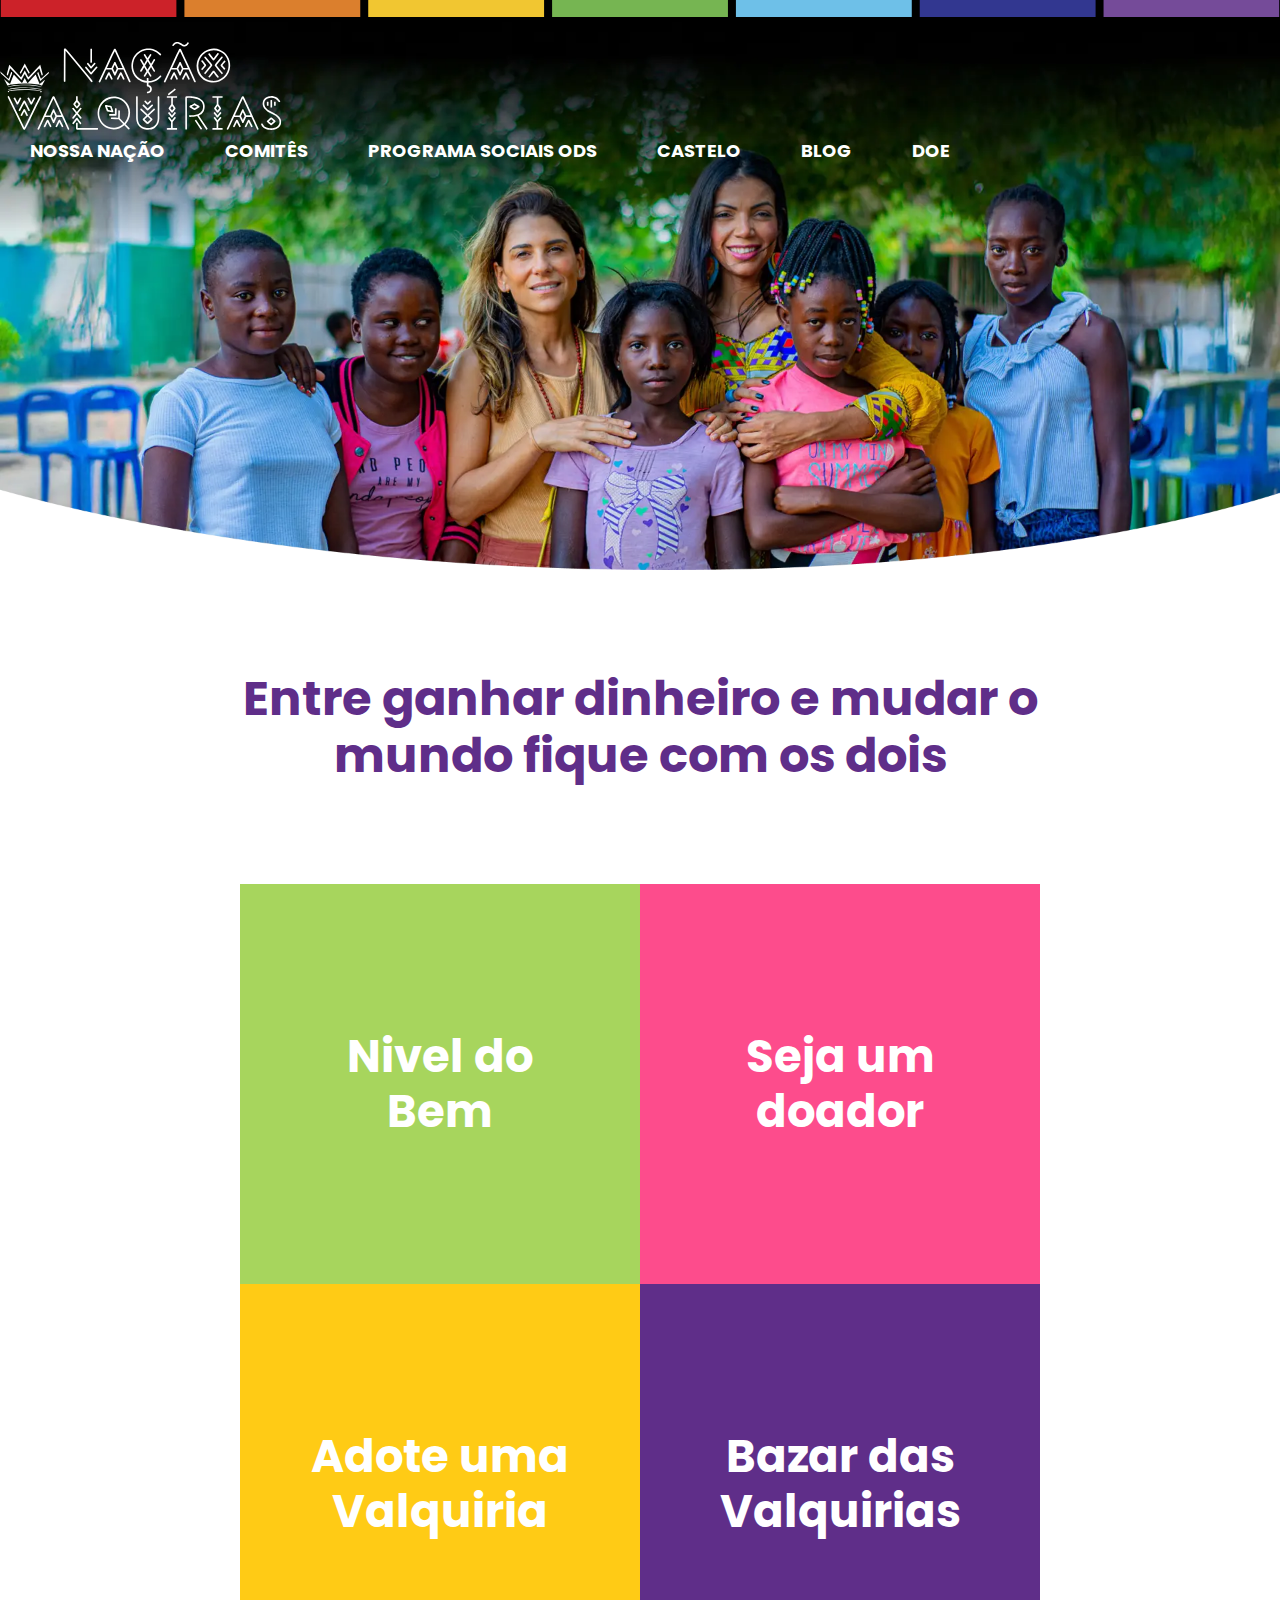
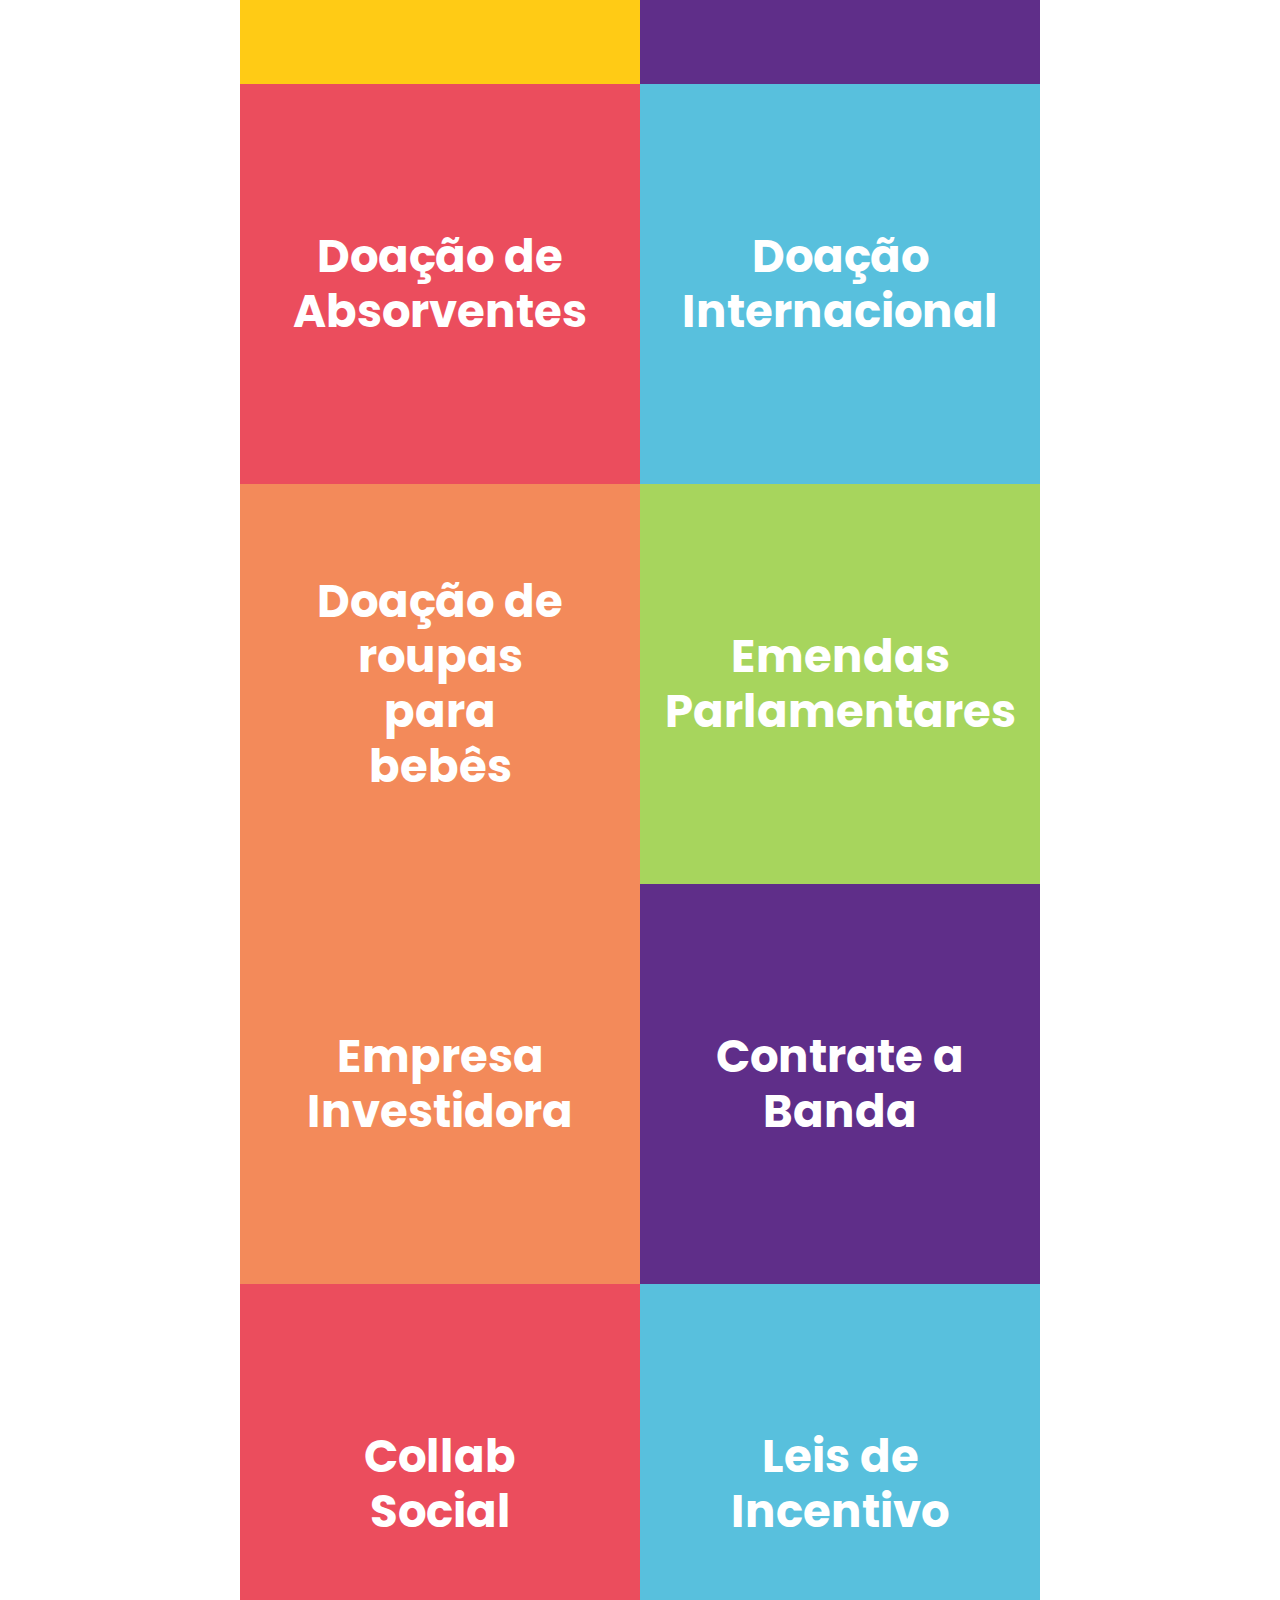
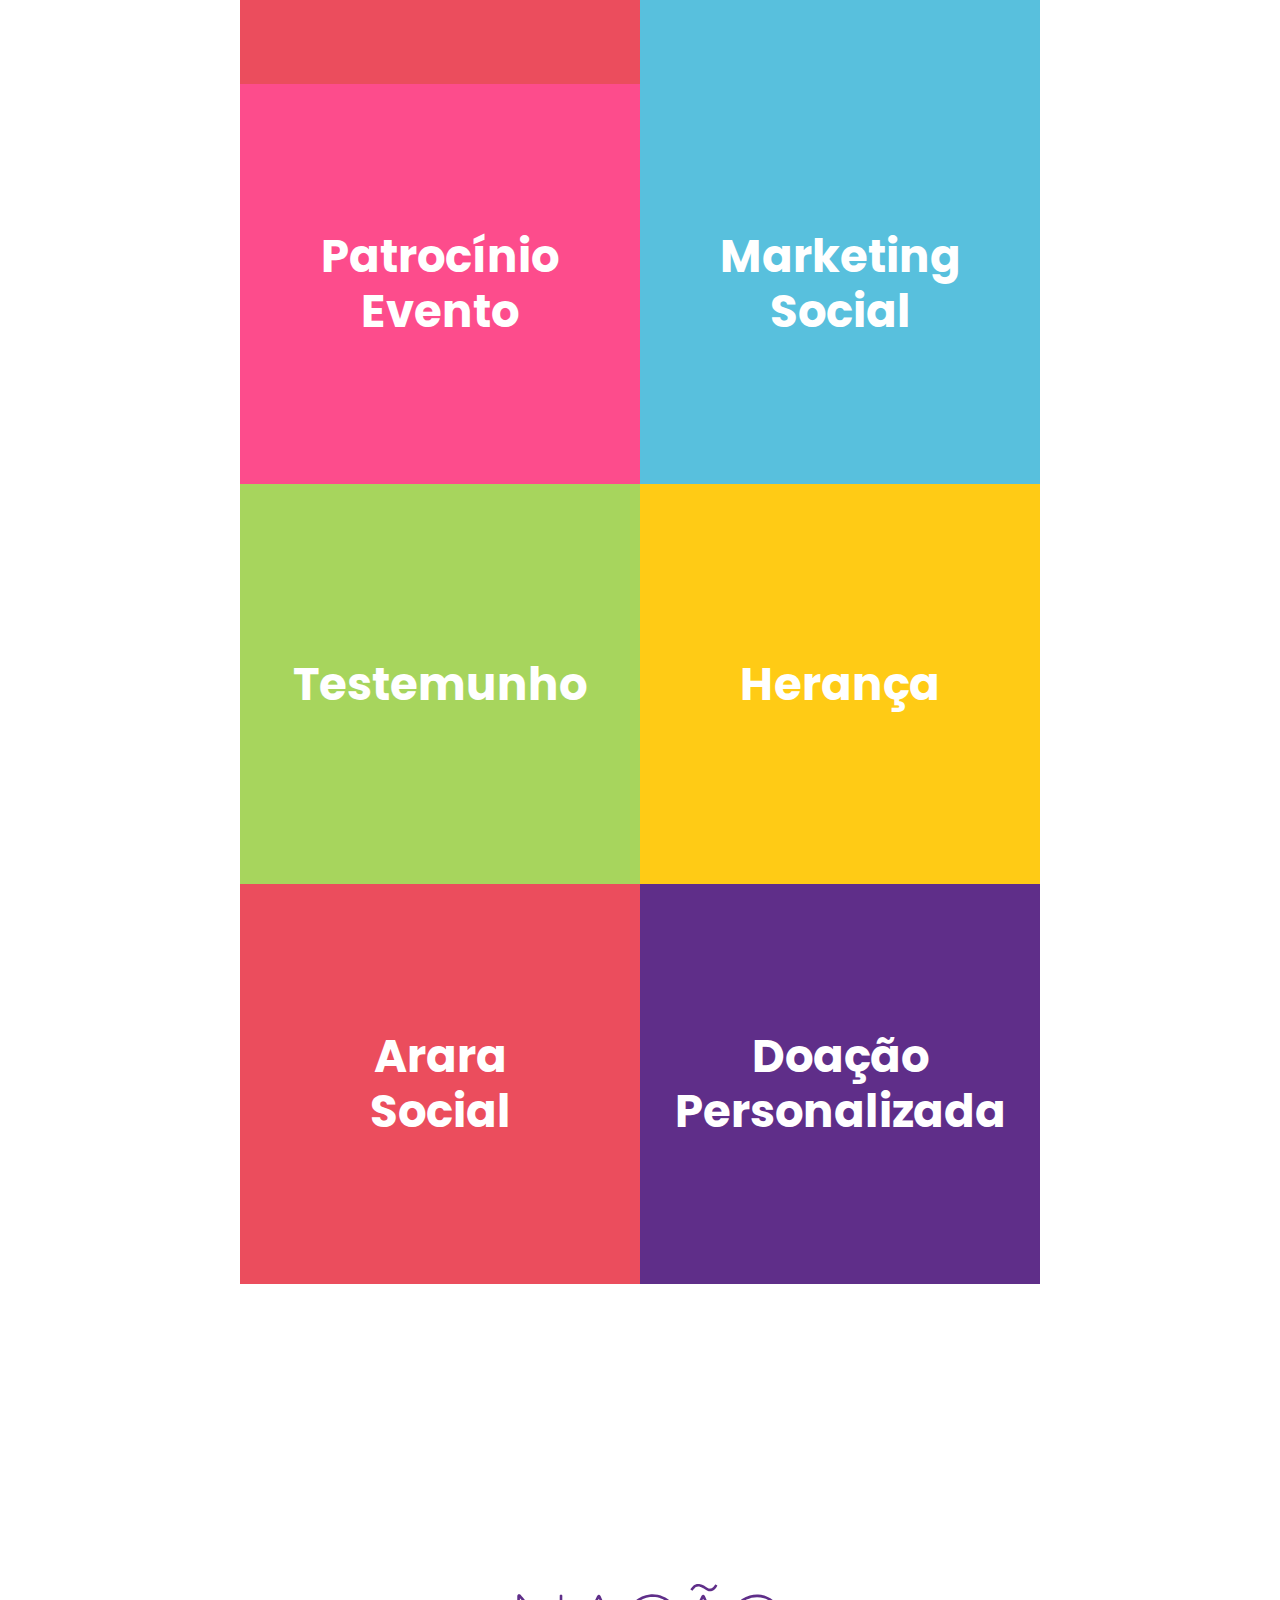
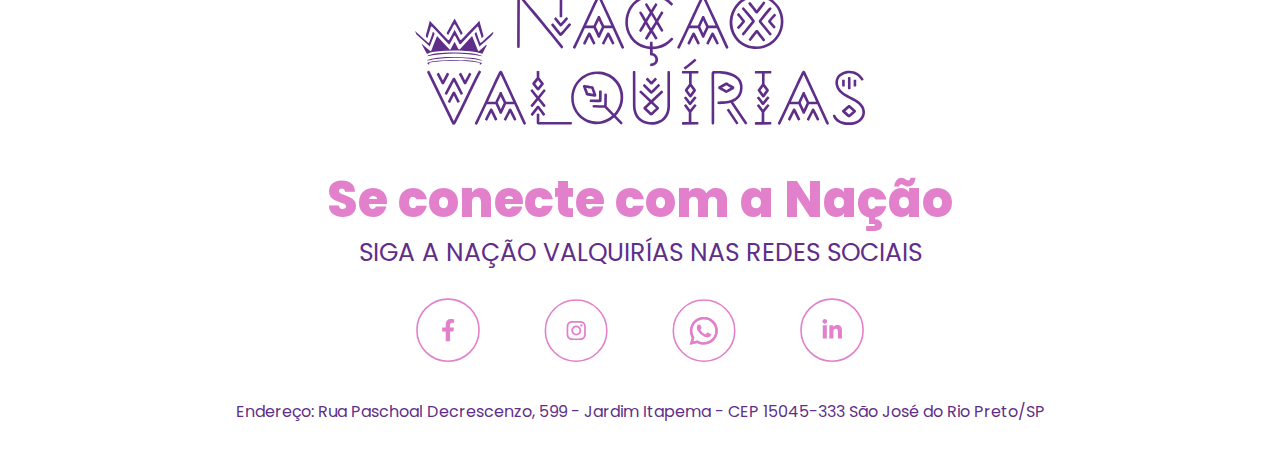
<file: doe.html>
<!DOCTYPE html>
<html lang="pt-br">
<head>
    <meta charset="UTF-8">
    <meta name="viewport" content="width=device-width, initial-scale=1.0">
    <title>Document</title>
    <link rel="stylesheet" href="assets/css/pages/doe.css">
</head>
<body>
    <header>
        <img src="assets/images/webp/converted/hero-banner-doe.webp" alt="">
        <div class="container">
            <img src="assets/images/svg/linescolorfull.svg" alt="Linhas Coloridas">     
           <nav>
                <figure class="brand">
                    <a href="index.html" title="Nação Valquirias">
                        <img src="assets/images/svg/logotipo-negativo-nacao-valquirias.svg" alt="Logotipo Nação Valquirias">
                    </a>
                </figure>
                <button class="btnMobile">≡</button> 
                <ul class="menu">
                    <li><a href="nossa-nacao.html">Nossa Nação</a></li>
                    <li><a href="comites.html">Comitês</a></li>
                    <li><a href="programas-sociais-ods.html">Programa Sociais ODS</a></li>
                    <li><a href="castelo.html">Castelo</a></li>
                    <li><a href="">Blog</a></li>
                    <li><a href="doe.html">DOE</a></li>
                </ul>
           </nav>
        </div>
    </header>

    <main>

        <h1>Entre ganhar dinheiro e mudar o mundo fique com os dois</h1>

        <section class="doe paddingContent">
            <button class="btnDoe">Nivel do Bem</button>
            <button class="btnDoe">Seja um doador</button>
            <button class="btnDoe">Adote uma Valquiria</button>
            <button class="btnDoe">Bazar das Valquirias</button>
            <button class="btnDoe">Doação de Absorventes</button>
            <button class="btnDoe">Doação Internacional</button>
            <button class="btnDoe">Doação de roupas para bebês</button>
            <button class="btnDoe">Emendas Parlamentares</button>
            <button class="btnDoe">Empresa Investidora</button>
            <button class="btnDoe">Contrate a Banda</button>
            <button class="btnDoe">Collab Social</button>
            <button class="btnDoe">Leis de Incentivo</button>
            <button class="btnDoe">Patrocínio Evento</button>
            <button class="btnDoe">Marketing Social</button>
            <button class="btnDoe">Testemunho</button>
            <button class="btnDoe">Herança</button>
            <button class="btnDoe">Arara Social</button>
            <button class="btnDoe">Doação Personalizada</button>
        </section>
    </main>

    <footer class="paddingContent">
        <figure class="brand">
            <img src="assets/images/svg/logotipo-nacao-valquirias.svg" alt="Logotipo Nação Valquírias" width="450">
        </figure>
        <h2>Se conecte com a Nação</h2>
        <p>SIGA A NAÇÃO VALQUIRÍAS NAS REDES SOCIAIS</p>
        <div class="socialMedia">
            <a href="https://www.tiktok.com/@nacaovalquirias?_t=8rcRPnVdVxP&_r=1" title="TikTok Nação Valquirias">
                <img width="64" src="assets/images/svg/icon-facebook.svg" alt="Icone Facebook">
            </a>
            <a href="https://www.instagram.com/nacaovalquirias/profilecard/?igsh=MWk3dDhjcngwMzlq" title="Instagram Nação Valquirias">
                <img width="64" src="assets/images/svg/icon-instagram.svg" alt="Icone Instagram">
            </a>
            <a href="https://wa.me/message/NHIR4BV6DCNHJ1" title="WhatsApp Nação Valquirias">
                <img width="64" src="assets/images/svg/icon-whatsapp.svg" alt="Icone WhatsApp">
            </a>
            <a href="https://www.linkedin.com/in/na%C3%A7%C3%A3o-valqu%C3%ADrias-v-w-622766156" title="LinkedIn Nação Valquirias">
                <img width="64" src="assets/images/svg/icon-linkedin.svg" alt="Icone LinkedIn">
            </a>
        </div>
        <address>
            <small>Endereço: Rua Paschoal Decrescenzo, 599 - Jardim Itapema - CEP 15045-333 São José do Rio Preto/SP</small>
        </address>
    </footer>
    
    <dialog class="modalSocialExperience paddingContent">
        <div class="content">
            <img src="assets/images/svg/linescolorfull.svg" alt="" class="linescolorfull"> 
            <header>
                <figure>
                    <img src="assets/images/svg/logotipo-nacao-valquirias.svg" alt="Logotipo Nação Valquírias" width="450" class="logotipo">
                </figure>
                <h2>Experiência Social</h2>                
            </header>
            <form action="">
                <p>
                    <label for=""></label>
                    <input type="text" placeholder="Nome">
                </p>
                <p>
                    <label for=""></label>
                    <input type="text" placeholder="WhatsApp">
                </p>
                <p>
                    <select name="" id="">
                        <option value="">Selecione</option>
                        <option value="PF">Pessoa Física</option>
                        <option value="PJ">Pessoa Jurídica</option>
                    </select>
                </p>
                <p>
                    <label for=""></label>
                    <textarea name="" id="" placeholder="Mensagem"></textarea>
                </p>
                <button type="submit" class="btnSend">Enviar</button>
            </form>
        </div>
    </dialog>

<script>
document.addEventListener("DOMContentLoaded", () => {
    const btnMobile = document.querySelector(".btnMobile");
    const menu = document.querySelector(".menu");

    btnMobile.addEventListener("click", function () {
        menu.classList.toggle("open");
    });
            
    
    const buttons = document.querySelectorAll(".btnDoe");
    const modal = document.querySelector(".modalSocialExperience");
    buttons.forEach(button => {
        button.addEventListener("click", () => {
            modal.showModal();
        });
    });

    modal.addEventListener("click", (event) => {
        event.target === modal && modal.close();
    });

});
</script>    
</body>
</html>
</file>
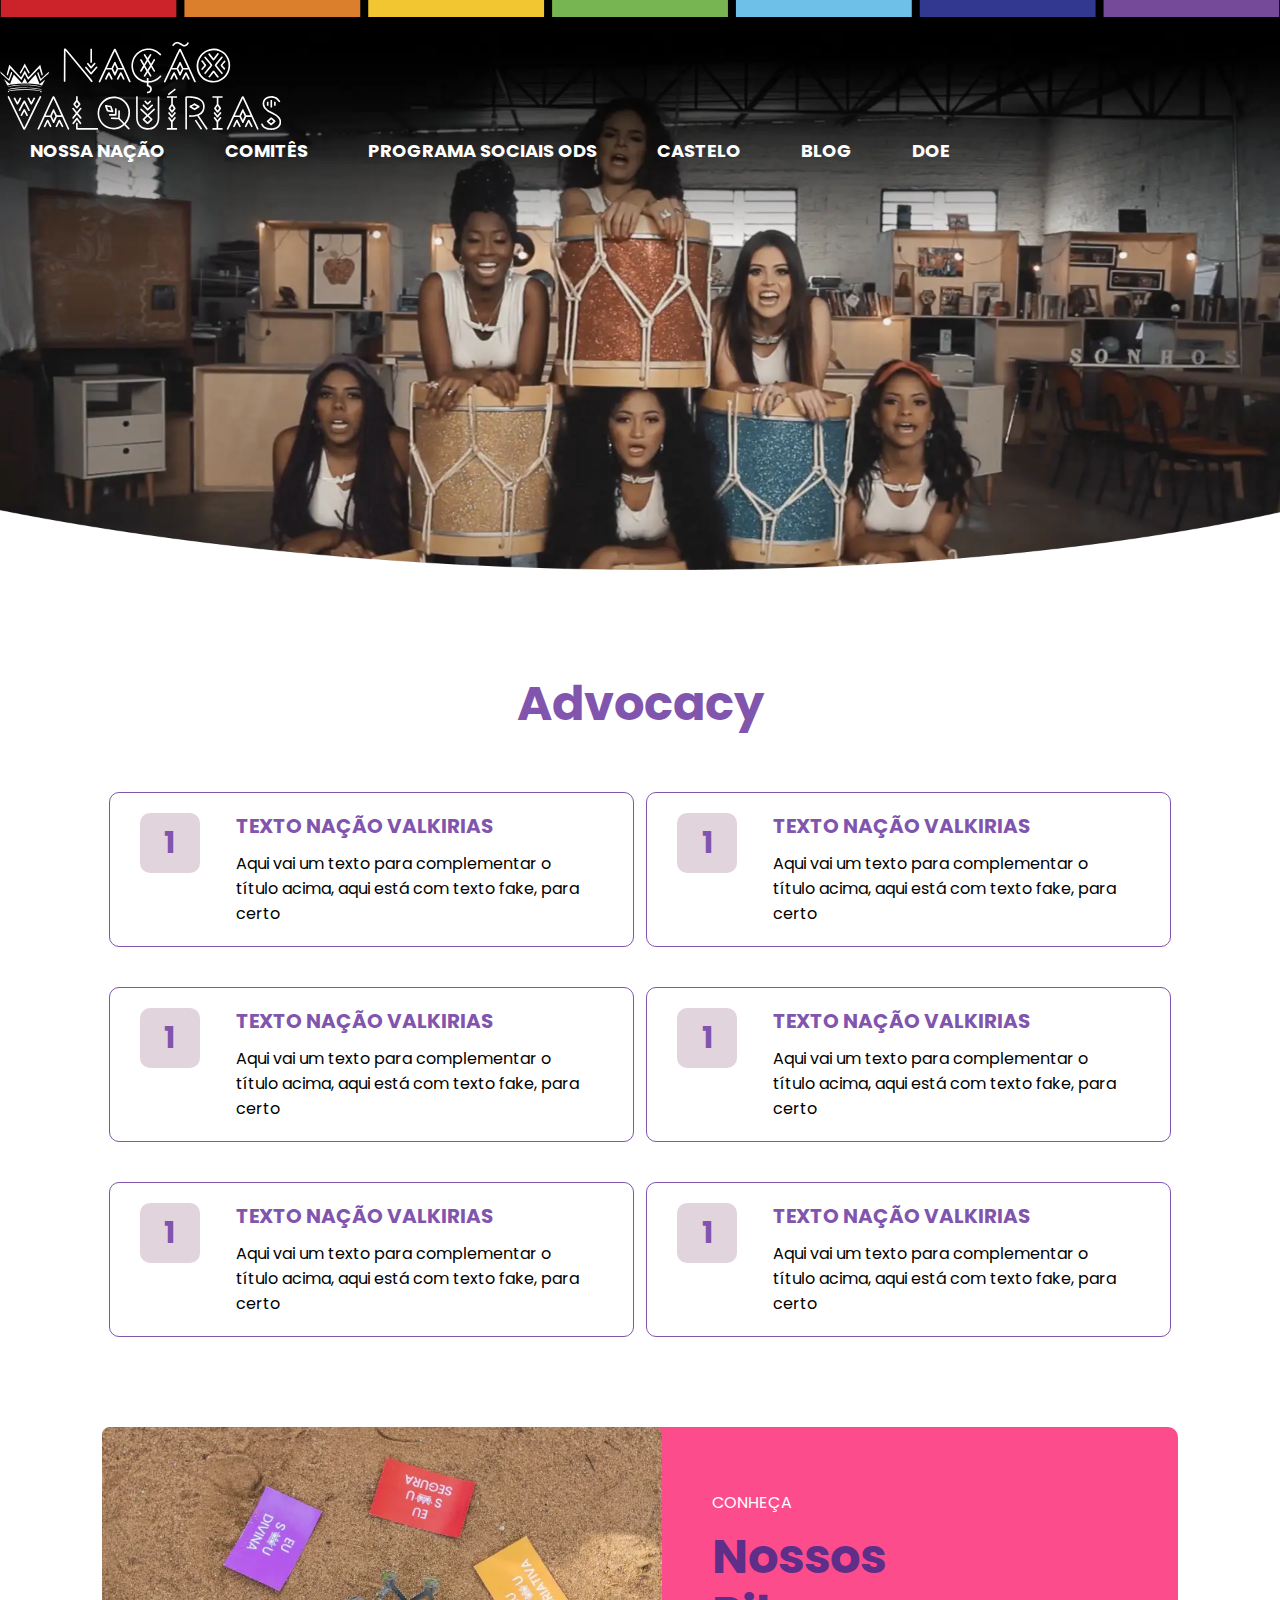
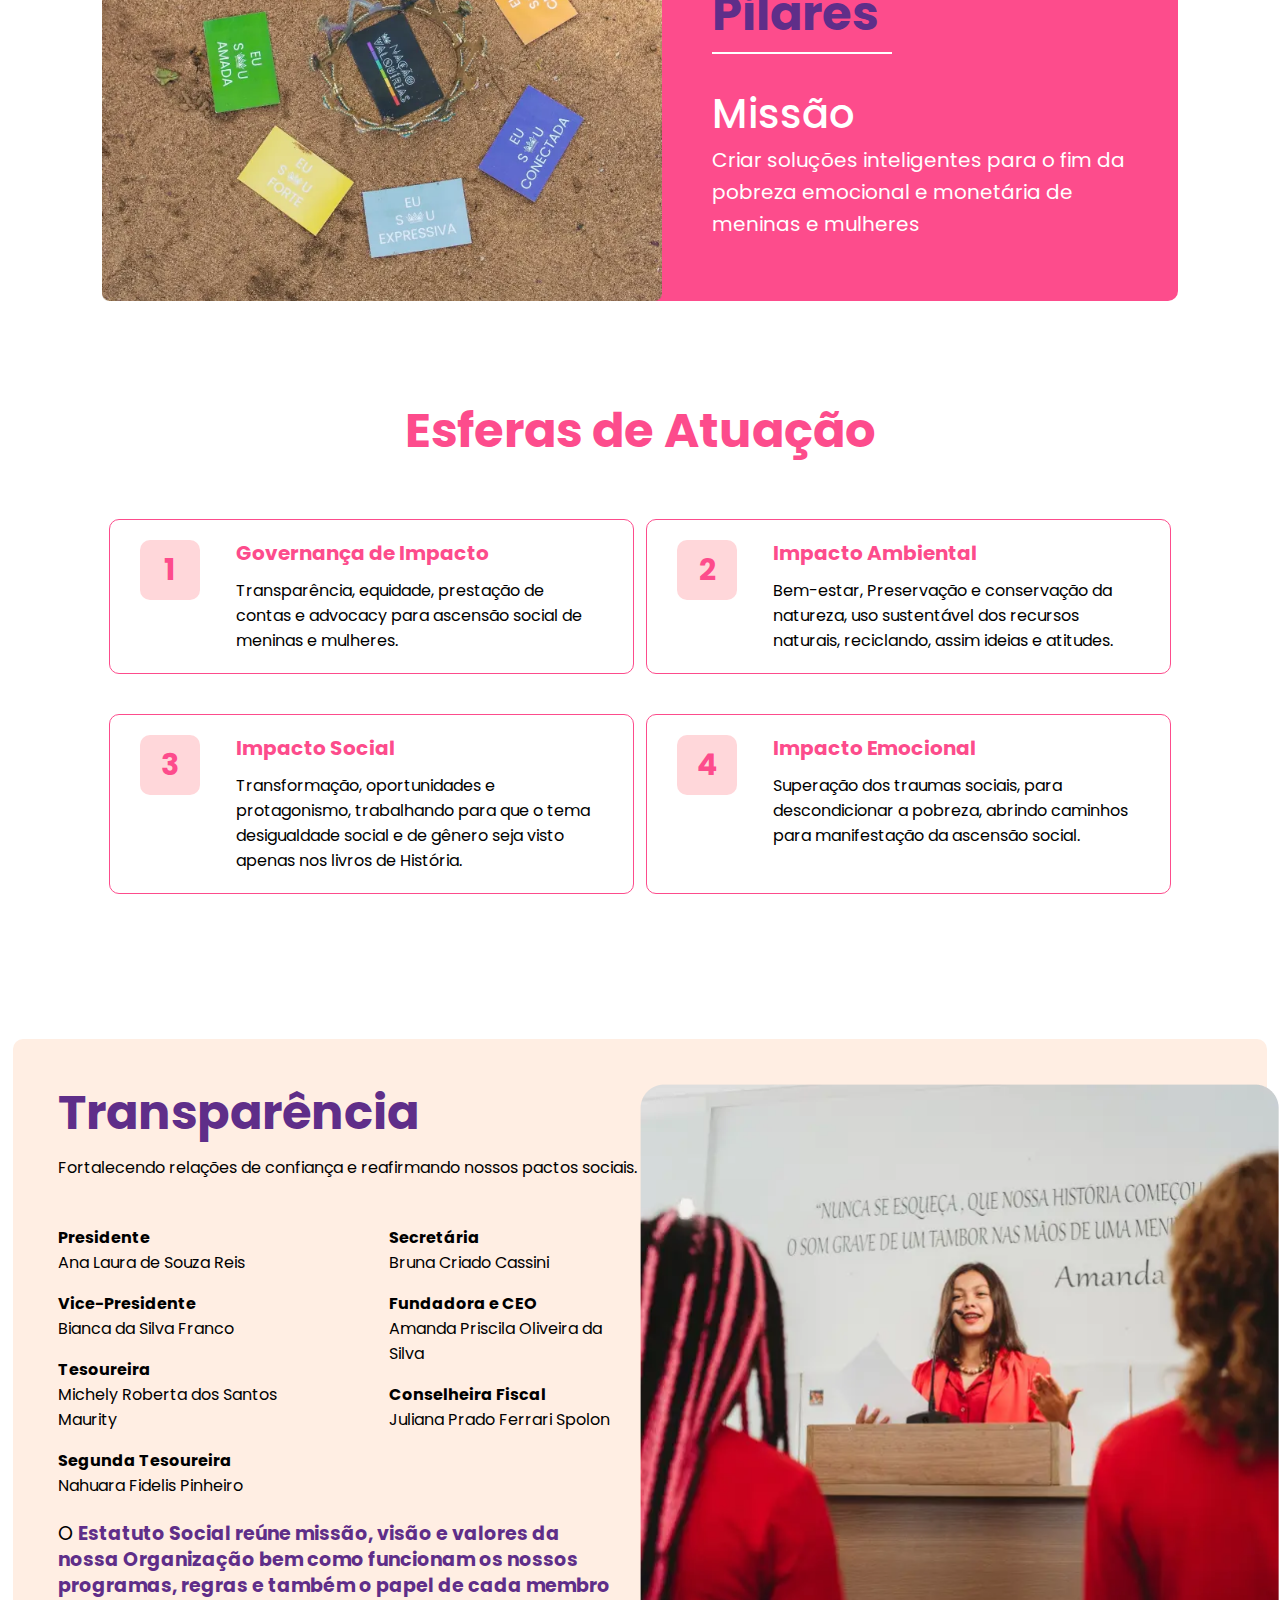
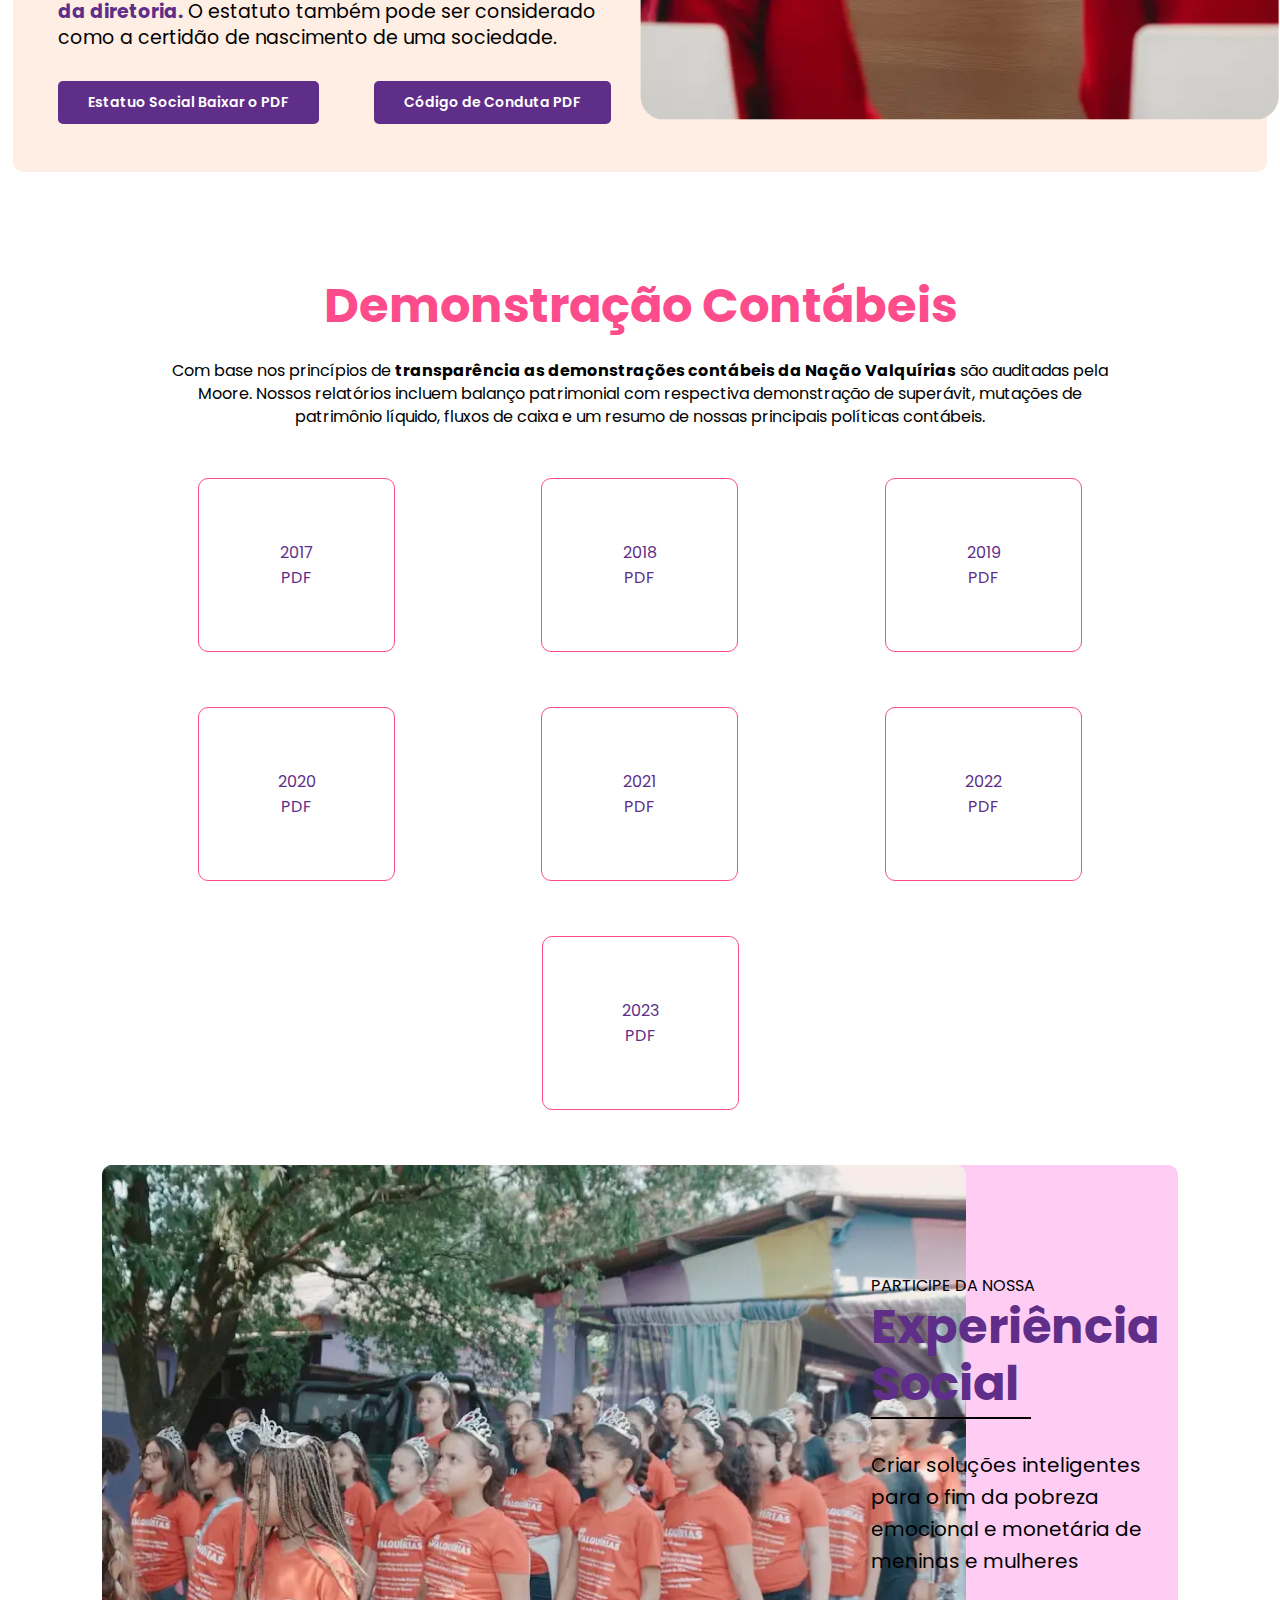
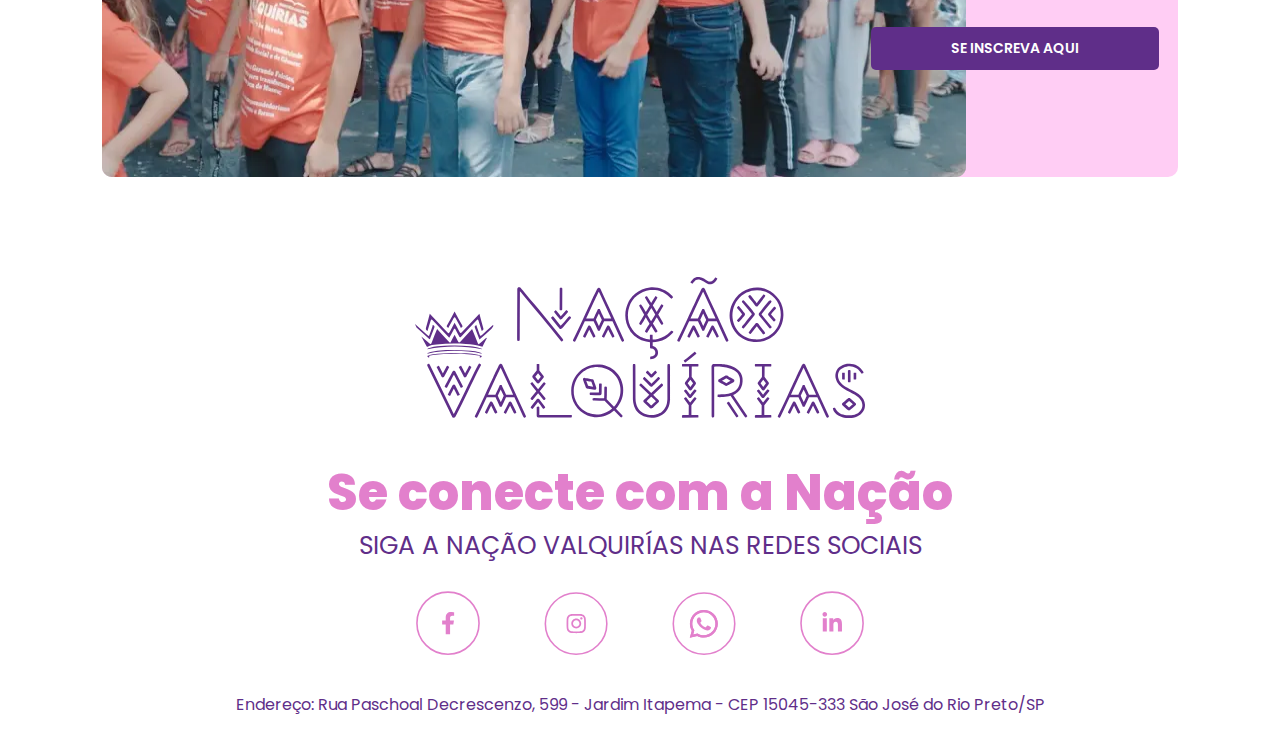
<file: nossa-nacao.html>
<!DOCTYPE html>
<html lang="pt-br">
<head>
    <meta charset="UTF-8">
    <meta name="viewport" content="width=device-width, initial-scale=1.0">
    <title>Valquirias - Nossa Nação</title>
    <link rel="stylesheet" href="assets/css/pages/yourNation.css">
</head>
<body>
    <header>
        <img src="assets/images/webp/converted/hero-banner-home.webp" alt="">
        <div class="container">
            <img src="assets/images/svg/linescolorfull.svg" alt="Linhas Coloridas">     
           <nav>
                <figure class="brand">
                    <a href="index.html" title="Nação Valquirias">
                        <img src="assets/images/svg/logotipo-negativo-nacao-valquirias.svg" alt="Logotipo Nação Valquirias">
                    </a>
                </figure>
                <button class="btnMobile">≡</button> 
                <ul class="menu">
                    <li><a href="nossa-nacao.html">Nossa Nação</a></li>
                    <li><a href="comites.html">Comitês</a></li>
                    <li><a href="programas-sociais-ods.html">Programa Sociais ODS</a></li>
                    <li><a href="castelo.html">Castelo</a></li>
                    <li><a href="">Blog</a></li>
                    <li><a href="doe.html">DOE</a></li>
                </ul>
           </nav>
        </div>
    </header>

    <main>
        <h1>Advocacy</h1>
        <section class="advocacy paddingContent">            
            <article>
                <div class="item">
                    <span class="itemNumber">1</span>
                </div>
                <div class="content">
                    <h3>TEXTO NAÇÃO VALKIRIAS</h3>
                    <p>Aqui vai um texto para complementar o título acima, aqui está com texto fake, para certo</p>
                </div>
            </article>
            
            <article>
                <div class="item">
                    <span class="itemNumber">1</span>
                </div>
                <div class="content">
                    <h3>TEXTO NAÇÃO VALKIRIAS</h3>
                    <p>Aqui vai um texto para complementar o título acima, aqui está com texto fake, para certo</p>
                </div>
            </article>

            <article>
                <div class="item">
                    <span class="itemNumber">1</span>
                </div>
                <div class="content">
                    <h3>TEXTO NAÇÃO VALKIRIAS</h3>
                    <p>Aqui vai um texto para complementar o título acima, aqui está com texto fake, para certo</p>
                </div>
            </article>
            
            <article>
                <div class="item">
                    <span class="itemNumber">1</span>
                </div>
                <div class="content">
                    <h3>TEXTO NAÇÃO VALKIRIAS</h3>
                    <p>Aqui vai um texto para complementar o título acima, aqui está com texto fake, para certo</p>
                </div>
            </article>

            <article>
                <div class="item">
                    <span class="itemNumber">1</span>
                </div>
                <div class="content">
                    <h3>TEXTO NAÇÃO VALKIRIAS</h3>
                    <p>Aqui vai um texto para complementar o título acima, aqui está com texto fake, para certo</p>
                </div>
            </article>
            
            <article>
                <div class="item">
                    <span class="itemNumber">1</span>
                </div>
                <div class="content">
                    <h3>TEXTO NAÇÃO VALKIRIAS</h3>
                    <p>Aqui vai um texto para complementar o título acima, aqui está com texto fake, para certo</p>
                </div>
            </article>
        </section>

        <section class="bannersMVV paddingContent">
            <div class="banner-container">
                <figure class="banner fade">
                    <img src="assets/images/webp/converted/banner-mission.webp" alt="">
                    <figcaption>
                        <span class="subtitle">Conheça</span>
                        <h3>Nossos Pilares</h3>
                        <div class="content">
                            <h4>Missão</h4>
                            <p>Criar soluções inteligentes para o fim da pobreza emocional e monetária de meninas e mulheres</p>
                        </div>
                    </figcaption>
                </figure>
    
                <figure class="banner fade">
                    <img src="assets/images/webp/converted/banner-vision.webp" alt="">
                    <figcaption>
                        <span class="subtitle">Conheça</span>
                        <h3>Nossos Pilares</h3>
                        <div class="content">
                            <h4>Visão</h4>
                            <p>Despertar, educar e coroar um milhão de meninas e mulheres até 2030, abrindo caminhos para a manifestação do Castelo da Ascensão Social.</p>
                        </div>
                    </figcaption>
                </figure>            
    
                <figure class="banner fade">
                    <img src="assets/images/webp/converted/banner-values.webp" alt="">
                    <figcaption>
                        <span class="subtitle">Conheça</span>
                        <h3>Nossos Pilares</h3>
                        <div class="content">
                            <h4>Valores</h4>
                            <p>Vontade /  Verdade / Visão / Velocidade / Versatilidade</p>
                        </div>
                    </figcaption>
                </figure>
            </div>
        </section>

        <section class="spheresOfActivity paddingContent">
            <h2>Esferas de Atuação</h2>
            <article>
                <div class="item">
                    <span class="itemNumber">1</span>
                </div>
                <div class="content">
                    <h3>Governança de Impacto</h3>
                    <p>Transparência, equidade, prestação de contas e advocacy para ascensão social de meninas e mulheres.</p>
                </div>
            </article>

            <article>
                <div class="item">
                    <span class="itemNumber">2</span>
                </div>
                <div class="content">
                    <h3>Impacto Ambiental</h3>
                    <p>Bem-estar, Preservação e conservação da natureza, uso sustentável dos recursos naturais, reciclando, assim ideias e atitudes.</p>
                </div>
            </article>

            <article>
                <div class="item">
                    <span class="itemNumber">3</span>
                </div>
                <div class="content">
                    <h3>Impacto Social</h3>
                    <p>Transformação, oportunidades e protagonismo, trabalhando para que o tema desigualdade social e de gênero seja visto apenas nos livros de História.</p>
                </div>
            </article>

            <article>
                <div class="item">
                    <span class="itemNumber">4</span>
                </div>
                <div class="content">
                    <h3>Impacto Emocional</h3>
                    <p>Superação dos traumas sociais, para descondicionar a pobreza, abrindo caminhos para manifestação da ascensão social.</p>
                </div>
            </article>
        </section>
        
        <section class="transparency paddingContent">            
            <article>
                <header>
                    <h2>Transparência</h2>
                    <p>Fortalecendo relações de confiança e reafirmando nossos pactos sociais.</p>
                </header>
                <div class="lists">
                    <ul>
                        <li>
                            <strong>Presidente</strong>
                            <span>Ana Laura de Souza Reis</span>
                        </li>

                        <li>
                            <strong>Vice-Presidente</strong>
                            <span>Bianca da Silva Franco</span>
                        </li>
                        <li>
                            <strong>Tesoureira</strong>
                            <span>Michely Roberta dos Santos Maurity</span>
                        </li>

                        <li>
                            <strong>Segunda Tesoureira</strong>
                            <span>Nahuara Fidelis Pinheiro</span>
                        </li>
                    </ul>
                    <ul>
                        <li>
                            <strong>Secretária</strong>
                            <span>Bruna Criado Cassini</span>
                        </li>
                        <li>
                            <strong>Fundadora e CEO</strong>
                            <span>Amanda Priscila Oliveira da Silva</span>
                        </li>
                        <li>
                            <strong>Conselheira Fiscal</strong>
                            <span>Juliana Prado Ferrari Spolon</span>
                        </li>

                    </ul>
                </div>
                <footer>
                    <p>O <span class="textColor">Estatuto Social reúne missão, visão e valores da nossa Organização bem como funcionam os nossos programas, regras e também o papel de cada membro da diretoria.</span> O estatuto também pode ser considerado como a certidão de nascimento de uma sociedade.</p>
                    <div class="buttons">
                        <a href="" target="_blank">Estatuo Social Baixar o PDF</a>
                        <a href="" target="_blank">Código de Conduta PDF</a>
                    </div>
                </footer>
            </article>
            <figure>
                <img width="639" src="assets/images/webp/converted/ana-cristina-j-guimares.png.webp" alt="Ana Cristina J. Guimaraes">
            </figure>
        </section>

        <section class="financialStatement paddingContent">
            <h2>Demonstração Contábeis</h2>
            <p>Com base nos princípios de <strong>transparência as demonstrações contábeis da Nação Valquírias</strong> são auditadas pela Moore. Nossos relatórios incluem balanço patrimonial com respectiva demonstração de superávit, mutações de patrimônio líquido, fluxos de caixa e um resumo de nossas principais políticas contábeis.</p>
            <div class="pdfs">
                <div class="pdf">
                    <a href="assets/PDF/ano-fiscal-2017.pdf" download class="year">2017 <br>PDF</a>
                </div>
                <div class="pdf">
                    <a href="assets/PDF/ano-fiscal-2018.pdf" download class="year">2018 <br>PDF</a>
                </div>
                <div class="pdf">
                    <a href="assets/PDF/ano-fiscal-2019.pdf" download class="year">2019 <br>PDF</a>
                </div>
                <div class="pdf">
                    <a href="assets/PDF/ano-fiscal-2020.pdf" download class="year">2020 <br>PDF</a>
                </div>
                <div class="pdf">
                    <a href="assets/PDF/ano-fiscal-2021.pdf" download class="year">2021 <br>PDF</a>
                </div>
                <div class="pdf">
                    <a href="assets/PDF/ano-fiscal-2022.pdf" download class="year">2022 <br>PDF</a>
                </div>
                <div class="pdf">
                    <a href="assets/PDF/ano-fiscal-2023.pdf" download class="year">2023 <br>PDF</a>
                </div>
            </div>
        </section>

        <section class="socialexperience paddingContent">
            <article>
                <figure>
                    <img width="864" height="605" src="assets/images/webp/converted/criancas-com-coras-em-fila.webp" alt="">
                </figure>
                <div class="content">
                    <span class="subtite">PARTICIPE DA NOSSA</span>
                    <h2>Experiência Social</h2>
                    <p>Criar soluções inteligentes para o fim da pobreza emocional e monetária de meninas e mulheres</p>
                    <button id="btnModalSocial" title="Se inscreva aqui">Se inscreva aqui</button>
                </div>
            </article>
        </section>        
    </main>

    <footer class="paddingContent">
        <figure class="brand">
            <img src="assets/images/svg/logotipo-nacao-valquirias.svg" alt="Logotipo Nação Valquírias" width="450">
        </figure>
        <h2>Se conecte com a Nação</h2>
        <p>SIGA A NAÇÃO VALQUIRÍAS NAS REDES SOCIAIS</p>
        <div class="socialMedia">
            <a href="https://www.tiktok.com/@nacaovalquirias?_t=8rcRPnVdVxP&_r=1" title="TikTok Nação Valquirias">
                <img width="64" src="assets/images/svg/icon-facebook.svg" alt="Icone Facebook">
            </a>
            <a href="https://www.instagram.com/nacaovalquirias/profilecard/?igsh=MWk3dDhjcngwMzlq" title="Instagram Nação Valquirias">
                <img width="64" src="assets/images/svg/icon-instagram.svg" alt="Icone Instagram">
            </a>
            <a href="https://wa.me/message/NHIR4BV6DCNHJ1" title="WhatsApp Nação Valquirias">
                <img width="64" src="assets/images/svg/icon-whatsapp.svg" alt="Icone WhatsApp">
            </a>
            <a href="https://www.linkedin.com/in/na%C3%A7%C3%A3o-valqu%C3%ADrias-v-w-622766156" title="LinkedIn Nação Valquirias">
                <img width="64" src="assets/images/svg/icon-linkedin.svg" alt="Icone LinkedIn">
            </a>
        </div>
        <address>
            <small>Endereço: Rua Paschoal Decrescenzo, 599 - Jardim Itapema - CEP 15045-333 São José do Rio Preto/SP</small>
        </address>
    </footer>

    <dialog class="modalSocialExperience paddingContent">
        <div class="content">
            <img src="assets/images/svg/linescolorfull.svg" alt="" class="linescolorfull"> 
            <header>
                <figure>
                    <img src="assets/images/svg/logotipo-nacao-valquirias.svg" alt="Logotipo Nação Valquírias" width="450" class="logotipo">
                </figure>
                <h2>Experiência Social</h2>                
            </header>
            <form action="">
                <p>
                    <label for=""></label>
                    <input type="text" placeholder="Nome">
                </p>
                <p>
                    <label for=""></label>
                    <input type="text" placeholder="WhatsApp">
                </p>
                <p>
                    <label for=""></label>
                    <input type="text" placeholder="Empresa">
                </p>
                <p>
                    <label for=""></label>
                    <textarea name="" id="" placeholder="Mensagem"></textarea>
                </p>
                <button type="submit" class="btnSend">Enviar</button>
            </form>
        </div>
    </dialog>

    <script>
        const btnMobile = document.querySelector(".btnMobile");
        const menu = document.querySelector(".menu");

        btnMobile.addEventListener("click", function () {
            menu.classList.toggle("open");
        });
            
        
        let currentBanner = 0; // Index do banner atual
        const banners = document.querySelectorAll('.banner'); 
        const totalBanners = banners.length;

        function initializeBanners() {
        banners.forEach((banner, index) => {
            banner.style.opacity = index === 0 ? 1 : 0;
        });
        }

        function showNextBanner() {
        banners[currentBanner].style.opacity = 0;
        currentBanner = (currentBanner + 1) % totalBanners;
        banners[currentBanner].style.opacity = 1;
        }

        initializeBanners();
        setInterval(showNextBanner, 5000);

        const btnModalSocial = document.getElementById("btnModalSocial");
        const modal = document.querySelector(".modalSocialExperience");

        // Abre o modal
        btnModalSocial.addEventListener("click", () => {
            modal.showModal();
        });

        // Fecha o modal ao clicar fora dele
        modal.addEventListener("click", (event) => {
            if (event.target === modal) {
                modal.closedModal()
            }
        });

        document.addEventListener("keydown", (event) => {
            if (event.key === "Escape" && modal.classList.contains("open")) {
                modal.classList.remove("open");
            }
        });
    </script>
</body>
</html>
</file>
<file: assets/css/pages/frontPage.css>
@import url('../variable.css');
@import url(../components/header.css);
@import url(../components/mainHome.css);
@import url(../components/footer.css);
</file>
<file: assets/css/pages/castelo.css>
@import url('../variable.css');
@import url(../components/header.css);
@import url(../components/mainCastelo.css);
@import url(../components/footer.css);
</file>
<file: assets/css/pages/comites.css>
@import url('../variable.css');
@import url(../components/header.css);
@import url(../components/mainComites.css);
@import url(../components/modalSocialExperience.css);
@import url(../components/footer.css);
</file>
<file: assets/css/pages/doe.css>
@import url('../variable.css');
@import url(../components/header.css);
@import url(../components/mainDoe.css);
@import url(../components/modalSocialExperience.css);
@import url(../components/footer.css);
</file>
<file: assets/css/pages/yourNation.css>
@import url('../variable.css');
@import url(../components/header.css);
@import url(../components/mainYourNation.css);
@import url(../components/modalSocialExperience.css);
@import url(../components/modalSocialExperience.css);
@import url(../components/footer.css);
</file>
